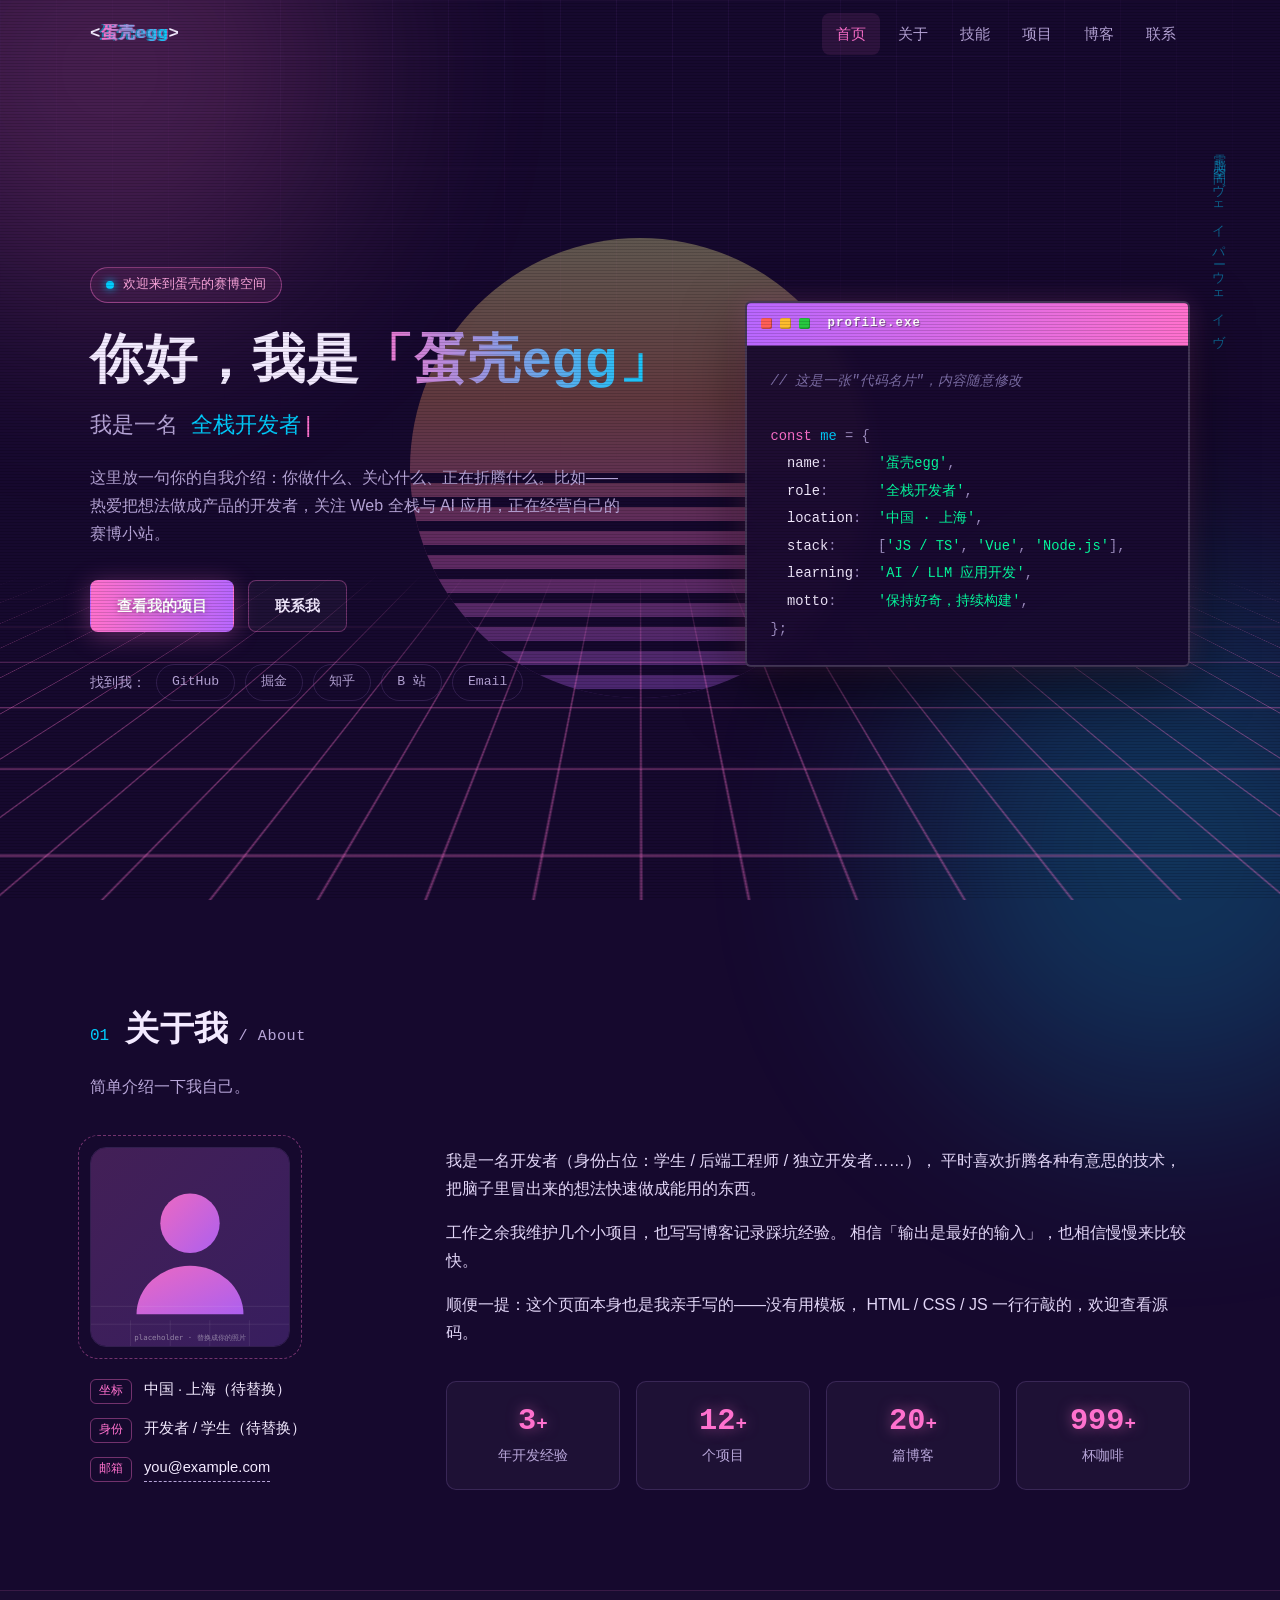
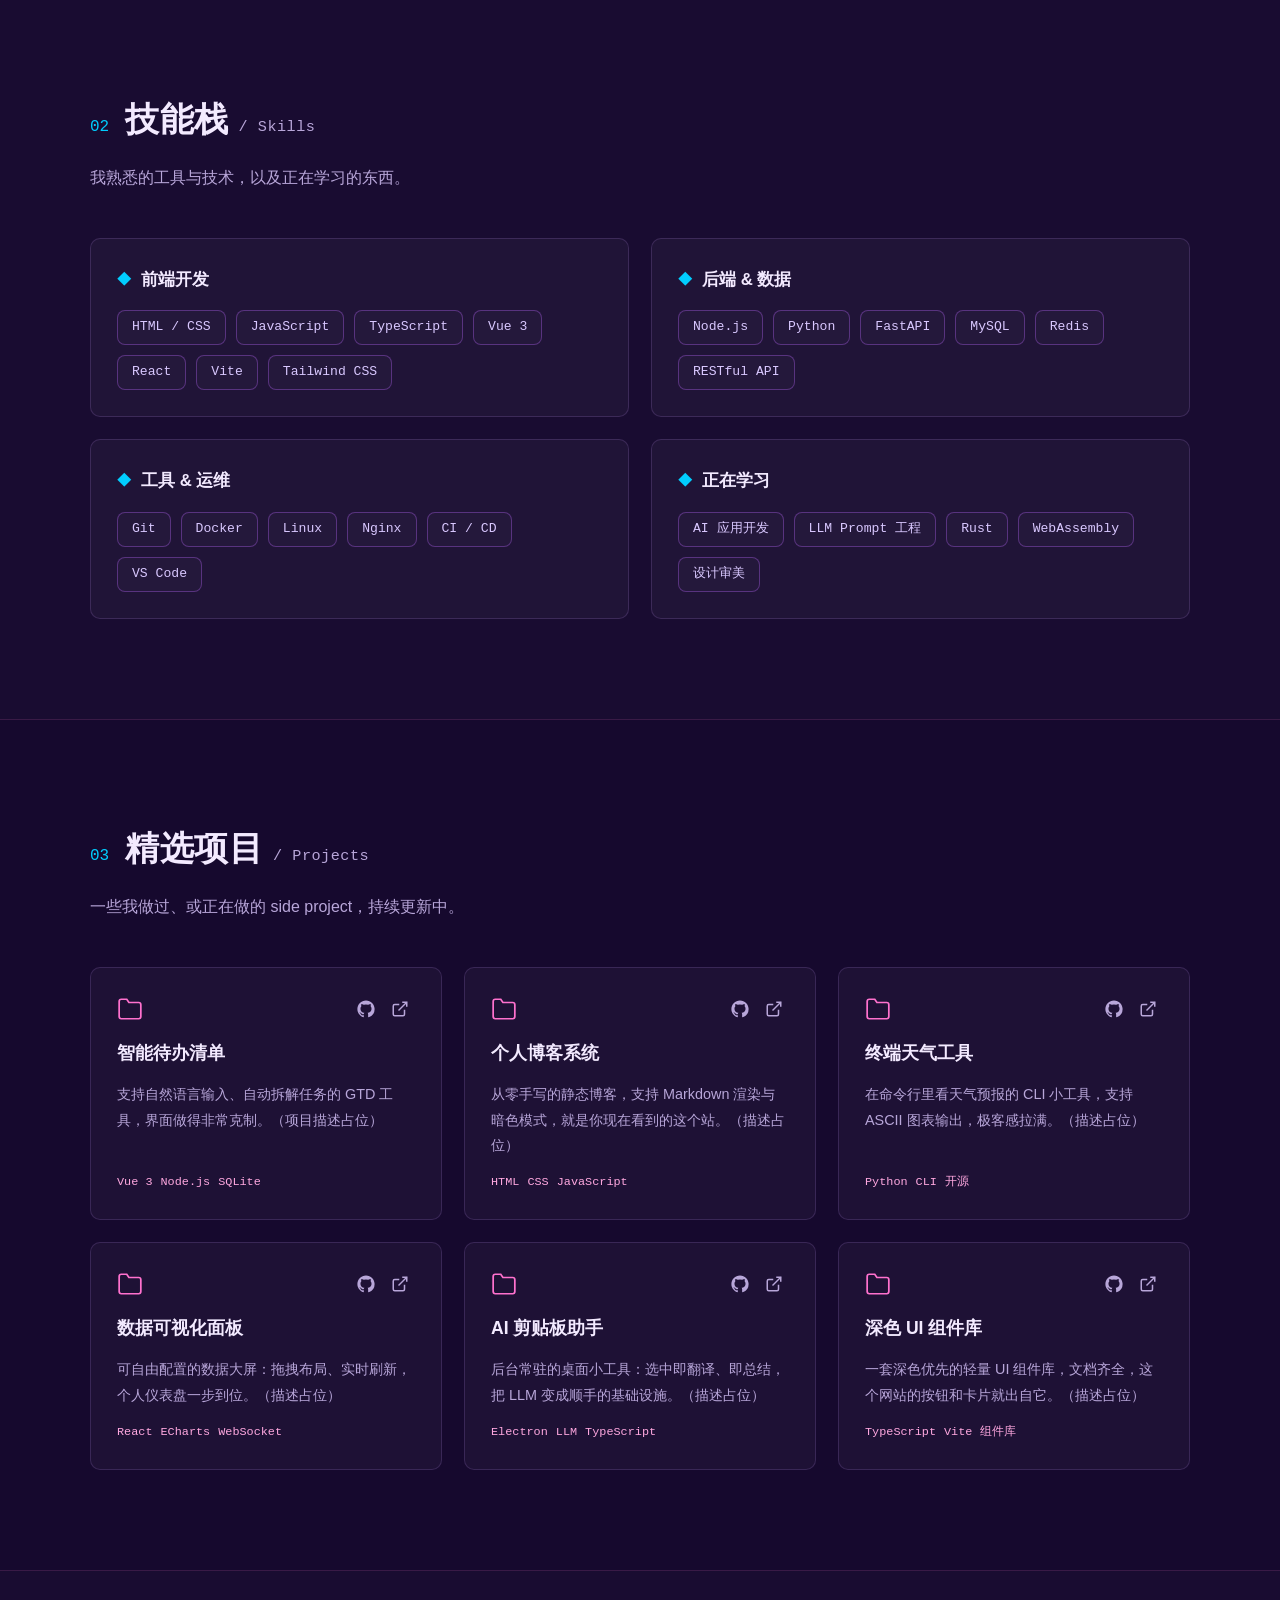
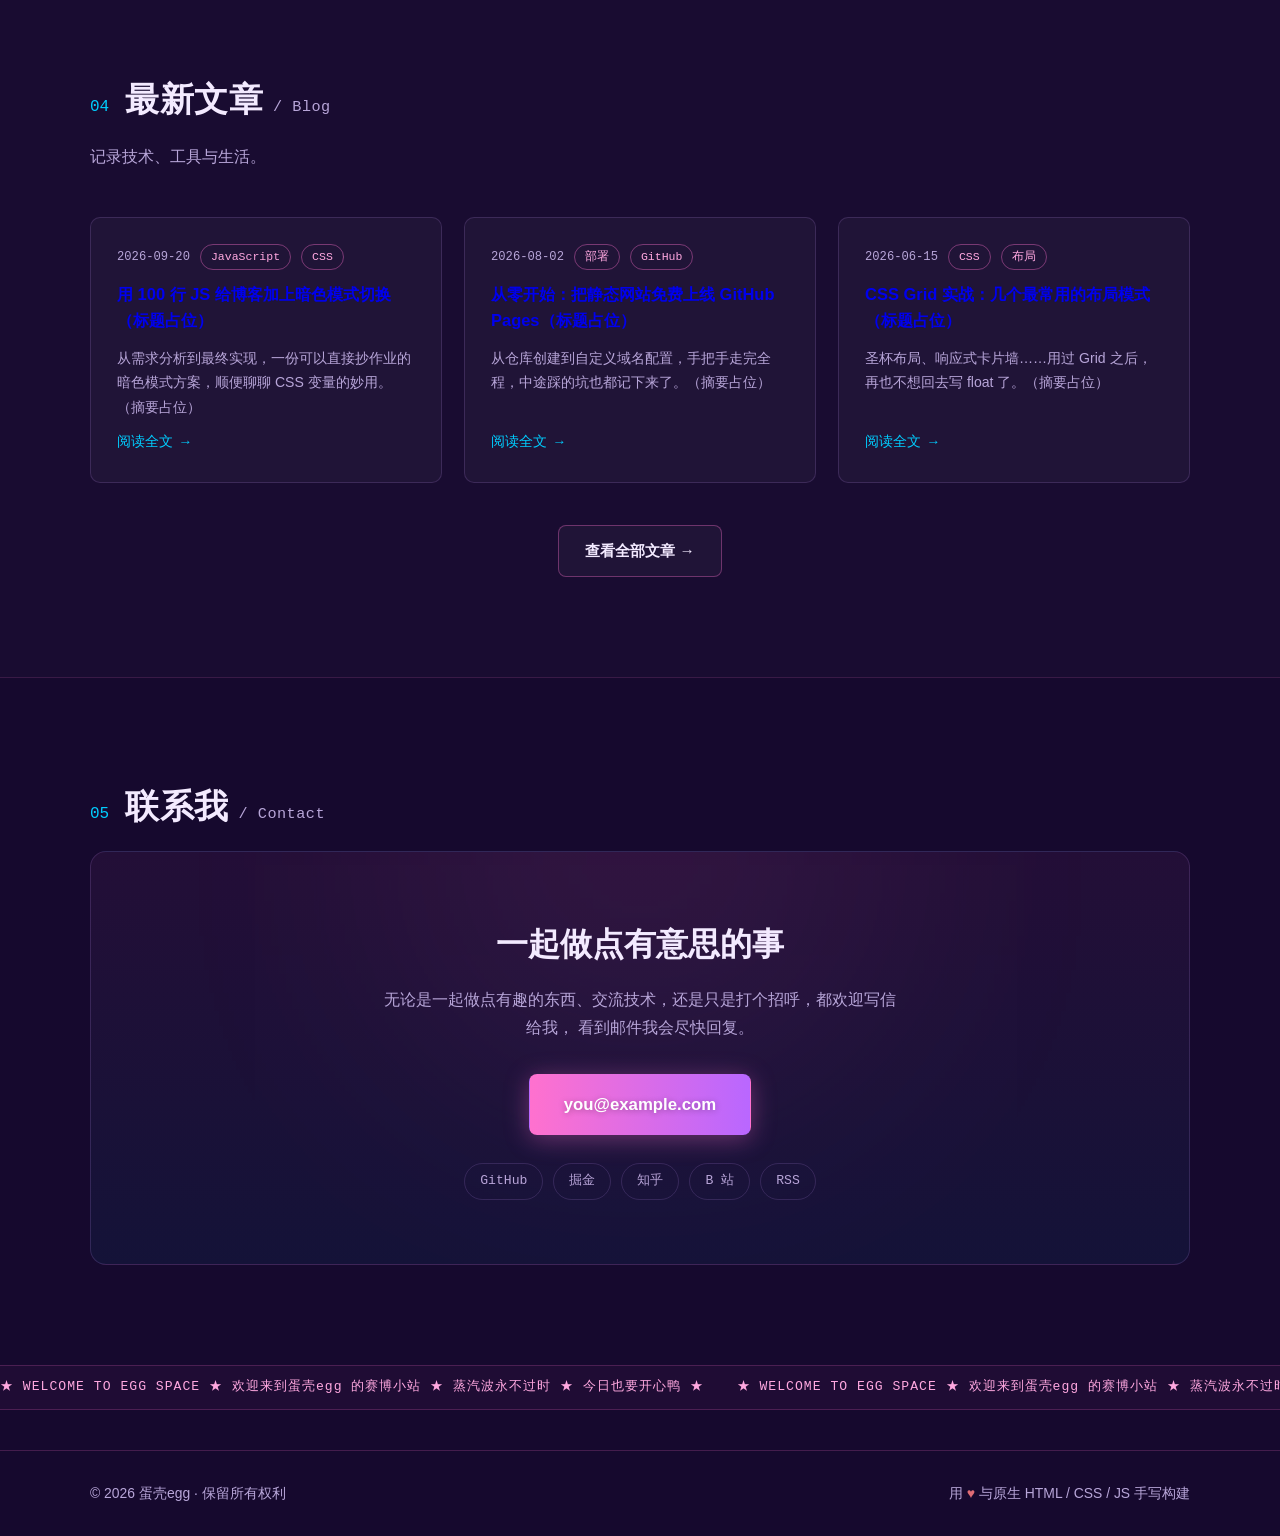
<file: index.html>
<!DOCTYPE html>
<html lang="zh-CN">
<head>
  <meta charset="UTF-8">
  <meta name="viewport" content="width=device-width, initial-scale=1.0">
  <!-- ★ 修改：浏览器标签页标题 -->
  <title>蛋壳egg · 个人主页</title>
  <meta name="description" content="蛋壳egg 的个人主页：关于我、技能、项目与博客。">
  <meta property="og:title" content="蛋壳egg · 个人主页">
  <meta property="og:description" content="关于我、技能、项目与博客。">
  <link rel="icon" href="assets/favicon.svg" type="image/svg+xml">
  <link rel="stylesheet" href="css/style.css?v=3">
</head>
<body>

  <!-- 背景光斑装饰 -->
  <div class="glow-orb orb-1"></div>
  <div class="glow-orb orb-2"></div>

  <!-- ===================== 顶部导航 ===================== -->
  <header class="site-nav" id="siteNav">
    <nav class="container nav-inner">
      <!-- ★ 修改：导航栏左侧的名字 -->
      <a href="#home" class="logo">&lt;<span>蛋壳egg</span>&gt;</a>
      <ul class="nav-menu" id="navMenu">
        <li><a href="#home" class="nav-link active">首页</a></li>
        <li><a href="#about" class="nav-link">关于</a></li>
        <li><a href="#skills" class="nav-link">技能</a></li>
        <li><a href="#projects" class="nav-link">项目</a></li>
        <li><a href="#blog" class="nav-link">博客</a></li>
        <li><a href="#contact" class="nav-link">联系</a></li>
      </ul>
      <button class="nav-toggle" id="navToggle" aria-label="切换菜单" aria-expanded="false">
        <span></span><span></span><span></span>
      </button>
    </nav>
  </header>

  <main>

    <!-- ===================== 首屏 Hero ===================== -->
    <section id="home" class="hero">
      <div class="hero-sun" aria-hidden="true"></div>
      <div class="hero-grid" aria-hidden="true"></div>
      <span class="hero-kana" aria-hidden="true">電脳空間・ヴェイパーウェイヴ</span>
      <div class="container hero-inner">

        <div class="hero-text reveal">
          <!-- ★ 修改：首屏徽章文字 -->
          <span class="hero-badge"><span class="dot"></span>欢迎来到蛋壳的赛博空间</span>

          <h1>你好，我是<span class="gradient-text">「蛋壳egg」</span></h1>

          <!-- 打字机文字在 js/main.js 顶部的 TYPING_TEXTS 里改 -->
          <p class="hero-typing">我是一名 <span id="typing"></span><span class="cursor">|</span></p>

          <!-- ★ 修改：一句话自我介绍 -->
          <p class="hero-desc">
            这里放一句你的自我介绍：你做什么、关心什么、正在折腾什么。比如——
            热爱把想法做成产品的开发者，关注 Web 全栈与 AI 应用，正在经营自己的赛博小站。
          </p>

          <div class="hero-actions">
            <a href="#projects" class="btn btn-primary">查看我的项目</a>
            <a href="#contact" class="btn btn-ghost">联系我</a>
          </div>

          <!-- ★ 修改：把 href="#" 换成你的主页链接 -->
          <div class="hero-social">
            <span class="social-label">找到我：</span>
            <a href="#" class="social-pill">GitHub</a>
            <a href="#" class="social-pill">掘金</a>
            <a href="#" class="social-pill">知乎</a>
            <a href="#" class="social-pill">B 站</a>
            <a href="mailto:you@example.com" class="social-pill">Email</a>
          </div>
        </div>

        <!-- 右侧「代码名片」：内容随意改，是一段伪代码 -->
        <div class="hero-card reveal">
          <div class="code-window">
            <div class="code-titlebar">
              <span class="tb-dot dot-r"></span><span class="tb-dot dot-y"></span><span class="tb-dot dot-g"></span>
              <span class="code-filename">profile.exe</span>
            </div>
<pre class="code-body"><code><span class="tok-cm">// 这是一张"代码名片"，内容随意修改</span>

<span class="tok-kw">const</span> <span class="tok-var">me</span> <span class="tok-pun">=</span> <span class="tok-pun">{</span>
  name<span class="tok-pun">:</span>      <span class="tok-str">'蛋壳egg'</span><span class="tok-pun">,</span>
  role<span class="tok-pun">:</span>      <span class="tok-str">'全栈开发者'</span><span class="tok-pun">,</span>
  location<span class="tok-pun">:</span>  <span class="tok-str">'中国 · 上海'</span><span class="tok-pun">,</span>
  stack<span class="tok-pun">:</span>     <span class="tok-pun">[</span><span class="tok-str">'JS / TS'</span><span class="tok-pun">,</span> <span class="tok-str">'Vue'</span><span class="tok-pun">,</span> <span class="tok-str">'Node.js'</span><span class="tok-pun">],</span>
  learning<span class="tok-pun">:</span>  <span class="tok-str">'AI / LLM 应用开发'</span><span class="tok-pun">,</span>
  motto<span class="tok-pun">:</span>     <span class="tok-str">'保持好奇，持续构建'</span><span class="tok-pun">,</span>
<span class="tok-pun">};</span></code></pre>
          </div>
        </div>

      </div>
    </section>

    <!-- ===================== 关于我 ===================== -->
    <section id="about" class="section">
      <div class="container">
        <div class="section-head reveal">
          <span class="section-index">01</span>
          <h2>关于我 <span class="section-en">/ About</span></h2>
        </div>
        <p class="section-desc reveal">简单介绍一下我自己。</p>

        <div class="about-grid">
          <div class="about-side reveal">
            <!-- ★ 修改：头像。把自己的照片放 assets 目录，改这里的 src 即可 -->
            <div class="avatar-wrap">
              <img class="avatar" src="assets/avatar.svg" alt="头像（占位）">
            </div>
            <ul class="about-info">
              <li><span class="info-label">坐标</span>中国 · 上海（待替换）</li>
              <li><span class="info-label">身份</span>开发者 / 学生（待替换）</li>
              <li><span class="info-label">邮箱</span><a href="mailto:you@example.com">you@example.com</a></li>
            </ul>
          </div>

          <div class="about-main reveal">
            <!-- ★ 修改：自我介绍段落，想写几段都行 -->
            <p>
              我是一名开发者（身份占位：学生 / 后端工程师 / 独立开发者……），
              平时喜欢折腾各种有意思的技术，把脑子里冒出来的想法快速做成能用的东西。
            </p>
            <p>
              工作之余我维护几个小项目，也写写博客记录踩坑经验。
              相信「输出是最好的输入」，也相信慢慢来比较快。
            </p>
            <p>
              顺便一提：这个页面本身也是我亲手写的——没有用模板，
              HTML / CSS / JS 一行行敲的，欢迎查看源码。
            </p>

            <!-- ★ 修改：数字在 data-count 里改，文案在下方改 -->
            <div class="stats">
              <div class="stat">
                <div class="stat-num-row"><span class="stat-num" data-count="3">0</span><span class="stat-plus">+</span></div>
                <span class="stat-label">年开发经验</span>
              </div>
              <div class="stat">
                <div class="stat-num-row"><span class="stat-num" data-count="12">0</span><span class="stat-plus">+</span></div>
                <span class="stat-label">个项目</span>
              </div>
              <div class="stat">
                <div class="stat-num-row"><span class="stat-num" data-count="20">0</span><span class="stat-plus">+</span></div>
                <span class="stat-label">篇博客</span>
              </div>
              <div class="stat">
                <div class="stat-num-row"><span class="stat-num" data-count="999">0</span><span class="stat-plus">+</span></div>
                <span class="stat-label">杯咖啡</span>
              </div>
            </div>
          </div>
        </div>
      </div>
    </section>

    <!-- ===================== 技能 ===================== -->
    <section id="skills" class="section section-alt">
      <div class="container">
        <div class="section-head reveal">
          <span class="section-index">02</span>
          <h2>技能栈 <span class="section-en">/ Skills</span></h2>
        </div>
        <p class="section-desc reveal">我熟悉的工具与技术，以及正在学习的东西。</p>

        <div class="skills-grid">
          <!-- ★ 修改：四个分组，删改标签随意 -->
          <div class="skill-group reveal">
            <h3><span class="skill-icon">◆</span>前端开发</h3>
            <div class="skill-chips">
              <span class="chip">HTML / CSS</span>
              <span class="chip">JavaScript</span>
              <span class="chip">TypeScript</span>
              <span class="chip">Vue 3</span>
              <span class="chip">React</span>
              <span class="chip">Vite</span>
              <span class="chip">Tailwind CSS</span>
            </div>
          </div>

          <div class="skill-group reveal">
            <h3><span class="skill-icon">◆</span>后端 & 数据</h3>
            <div class="skill-chips">
              <span class="chip">Node.js</span>
              <span class="chip">Python</span>
              <span class="chip">FastAPI</span>
              <span class="chip">MySQL</span>
              <span class="chip">Redis</span>
              <span class="chip">RESTful API</span>
            </div>
          </div>

          <div class="skill-group reveal">
            <h3><span class="skill-icon">◆</span>工具 & 运维</h3>
            <div class="skill-chips">
              <span class="chip">Git</span>
              <span class="chip">Docker</span>
              <span class="chip">Linux</span>
              <span class="chip">Nginx</span>
              <span class="chip">CI / CD</span>
              <span class="chip">VS Code</span>
            </div>
          </div>

          <div class="skill-group reveal">
            <h3><span class="skill-icon">◆</span>正在学习</h3>
            <div class="skill-chips">
              <span class="chip">AI 应用开发</span>
              <span class="chip">LLM Prompt 工程</span>
              <span class="chip">Rust</span>
              <span class="chip">WebAssembly</span>
              <span class="chip">设计审美</span>
            </div>
          </div>
        </div>
      </div>
    </section>

    <!-- ===================== 项目 ===================== -->
    <section id="projects" class="section">
      <div class="container">
        <div class="section-head reveal">
          <span class="section-index">03</span>
          <h2>精选项目 <span class="section-en">/ Projects</span></h2>
        </div>
        <p class="section-desc reveal">一些我做过、或正在做的 side project，持续更新中。</p>

        <div class="projects-grid">
          <!-- ★ 项目卡片模板：复制整个 <article> 块即可新增项目 -->
          <article class="project-card reveal">
            <div class="project-top">
              <span class="project-folder">
                <svg width="26" height="26" viewBox="0 0 24 24" fill="none" stroke="currentColor" stroke-width="1.6"><path d="M22 19a2 2 0 0 1-2 2H4a2 2 0 0 1-2-2V5a2 2 0 0 1 2-2h5l2 3h9a2 2 0 0 1 2 2z"/></svg>
              </span>
              <div class="project-links">
                <!-- ★ 修改：GitHub 仓库链接 -->
                <a href="#" title="源码" aria-label="源码">
                  <svg width="18" height="18" viewBox="0 0 24 24" fill="currentColor"><path d="M12 .5C5.65.5.5 5.65.5 12c0 5.08 3.29 9.39 7.86 10.91.58.11.79-.25.79-.55 0-.27-.01-1.17-.02-2.12-3.2.7-3.88-1.36-3.88-1.36-.52-1.33-1.28-1.68-1.28-1.68-1.04-.71.08-.7.08-.7 1.15.08 1.76 1.19 1.76 1.19 1.03 1.75 2.69 1.25 3.34.95.1-.74.4-1.25.72-1.54-2.55-.29-5.24-1.28-5.24-5.68 0-1.26.45-2.28 1.19-3.09-.12-.29-.52-1.46.11-3.05 0 0 .97-.31 3.17 1.18a11.1 11.1 0 0 1 5.78 0c2.2-1.49 3.17-1.18 3.17-1.18.63 1.59.23 2.76.11 3.05.74.81 1.19 1.83 1.19 3.09 0 4.42-2.7 5.39-5.27 5.67.41.36.78 1.06.78 2.14 0 1.55-.01 2.79-.01 3.17 0 .31.21.67.8.55A11.51 11.51 0 0 0 23.5 12C23.5 5.65 18.35.5 12 .5z"/></svg>
                </a>
                <!-- ★ 修改：在线预览链接 -->
                <a href="#" title="在线预览" aria-label="在线预览">
                  <svg width="18" height="18" viewBox="0 0 24 24" fill="none" stroke="currentColor" stroke-width="2"><path d="M18 13v6a2 2 0 0 1-2 2H5a2 2 0 0 1-2-2V8a2 2 0 0 1 2-2h6"/><polyline points="15 3 21 3 21 9"/><line x1="10" y1="14" x2="21" y2="3"/></svg>
                </a>
              </div>
            </div>
            <h3><a href="#">智能待办清单</a></h3>
            <p>支持自然语言输入、自动拆解任务的 GTD 工具，界面做得非常克制。（项目描述占位）</p>
            <div class="project-tags"><span>Vue 3</span><span>Node.js</span><span>SQLite</span></div>
          </article>

          <article class="project-card reveal">
            <div class="project-top">
              <span class="project-folder">
                <svg width="26" height="26" viewBox="0 0 24 24" fill="none" stroke="currentColor" stroke-width="1.6"><path d="M22 19a2 2 0 0 1-2 2H4a2 2 0 0 1-2-2V5a2 2 0 0 1 2-2h5l2 3h9a2 2 0 0 1 2 2z"/></svg>
              </span>
              <div class="project-links">
                <a href="#" title="源码" aria-label="源码">
                  <svg width="18" height="18" viewBox="0 0 24 24" fill="currentColor"><path d="M12 .5C5.65.5.5 5.65.5 12c0 5.08 3.29 9.39 7.86 10.91.58.11.79-.25.79-.55 0-.27-.01-1.17-.02-2.12-3.2.7-3.88-1.36-3.88-1.36-.52-1.33-1.28-1.68-1.28-1.68-1.04-.71.08-.7.08-.7 1.15.08 1.76 1.19 1.76 1.19 1.03 1.75 2.69 1.25 3.34.95.1-.74.4-1.25.72-1.54-2.55-.29-5.24-1.28-5.24-5.68 0-1.26.45-2.28 1.19-3.09-.12-.29-.52-1.46.11-3.05 0 0 .97-.31 3.17 1.18a11.1 11.1 0 0 1 5.78 0c2.2-1.49 3.17-1.18 3.17-1.18.63 1.59.23 2.76.11 3.05.74.81 1.19 1.83 1.19 3.09 0 4.42-2.7 5.39-5.27 5.67.41.36.78 1.06.78 2.14 0 1.55-.01 2.79-.01 3.17 0 .31.21.67.8.55A11.51 11.51 0 0 0 23.5 12C23.5 5.65 18.35.5 12 .5z"/></svg>
                </a>
                <a href="#" title="在线预览" aria-label="在线预览">
                  <svg width="18" height="18" viewBox="0 0 24 24" fill="none" stroke="currentColor" stroke-width="2"><path d="M18 13v6a2 2 0 0 1-2 2H5a2 2 0 0 1-2-2V8a2 2 0 0 1 2-2h6"/><polyline points="15 3 21 3 21 9"/><line x1="10" y1="14" x2="21" y2="3"/></svg>
                </a>
              </div>
            </div>
            <h3><a href="#">个人博客系统</a></h3>
            <p>从零手写的静态博客，支持 Markdown 渲染与暗色模式，就是你现在看到的这个站。（描述占位）</p>
            <div class="project-tags"><span>HTML</span><span>CSS</span><span>JavaScript</span></div>
          </article>

          <article class="project-card reveal">
            <div class="project-top">
              <span class="project-folder">
                <svg width="26" height="26" viewBox="0 0 24 24" fill="none" stroke="currentColor" stroke-width="1.6"><path d="M22 19a2 2 0 0 1-2 2H4a2 2 0 0 1-2-2V5a2 2 0 0 1 2-2h5l2 3h9a2 2 0 0 1 2 2z"/></svg>
              </span>
              <div class="project-links">
                <a href="#" title="源码" aria-label="源码">
                  <svg width="18" height="18" viewBox="0 0 24 24" fill="currentColor"><path d="M12 .5C5.65.5.5 5.65.5 12c0 5.08 3.29 9.39 7.86 10.91.58.11.79-.25.79-.55 0-.27-.01-1.17-.02-2.12-3.2.7-3.88-1.36-3.88-1.36-.52-1.33-1.28-1.68-1.28-1.68-1.04-.71.08-.7.08-.7 1.15.08 1.76 1.19 1.76 1.19 1.03 1.75 2.69 1.25 3.34.95.1-.74.4-1.25.72-1.54-2.55-.29-5.24-1.28-5.24-5.68 0-1.26.45-2.28 1.19-3.09-.12-.29-.52-1.46.11-3.05 0 0 .97-.31 3.17 1.18a11.1 11.1 0 0 1 5.78 0c2.2-1.49 3.17-1.18 3.17-1.18.63 1.59.23 2.76.11 3.05.74.81 1.19 1.83 1.19 3.09 0 4.42-2.7 5.39-5.27 5.67.41.36.78 1.06.78 2.14 0 1.55-.01 2.79-.01 3.17 0 .31.21.67.8.55A11.51 11.51 0 0 0 23.5 12C23.5 5.65 18.35.5 12 .5z"/></svg>
                </a>
                <a href="#" title="在线预览" aria-label="在线预览">
                  <svg width="18" height="18" viewBox="0 0 24 24" fill="none" stroke="currentColor" stroke-width="2"><path d="M18 13v6a2 2 0 0 1-2 2H5a2 2 0 0 1-2-2V8a2 2 0 0 1 2-2h6"/><polyline points="15 3 21 3 21 9"/><line x1="10" y1="14" x2="21" y2="3"/></svg>
                </a>
              </div>
            </div>
            <h3><a href="#">终端天气工具</a></h3>
            <p>在命令行里看天气预报的 CLI 小工具，支持 ASCII 图表输出，极客感拉满。（描述占位）</p>
            <div class="project-tags"><span>Python</span><span>CLI</span><span>开源</span></div>
          </article>

          <article class="project-card reveal">
            <div class="project-top">
              <span class="project-folder">
                <svg width="26" height="26" viewBox="0 0 24 24" fill="none" stroke="currentColor" stroke-width="1.6"><path d="M22 19a2 2 0 0 1-2 2H4a2 2 0 0 1-2-2V5a2 2 0 0 1 2-2h5l2 3h9a2 2 0 0 1 2 2z"/></svg>
              </span>
              <div class="project-links">
                <a href="#" title="源码" aria-label="源码">
                  <svg width="18" height="18" viewBox="0 0 24 24" fill="currentColor"><path d="M12 .5C5.65.5.5 5.65.5 12c0 5.08 3.29 9.39 7.86 10.91.58.11.79-.25.79-.55 0-.27-.01-1.17-.02-2.12-3.2.7-3.88-1.36-3.88-1.36-.52-1.33-1.28-1.68-1.28-1.68-1.04-.71.08-.7.08-.7 1.15.08 1.76 1.19 1.76 1.19 1.03 1.75 2.69 1.25 3.34.95.1-.74.4-1.25.72-1.54-2.55-.29-5.24-1.28-5.24-5.68 0-1.26.45-2.28 1.19-3.09-.12-.29-.52-1.46.11-3.05 0 0 .97-.31 3.17 1.18a11.1 11.1 0 0 1 5.78 0c2.2-1.49 3.17-1.18 3.17-1.18.63 1.59.23 2.76.11 3.05.74.81 1.19 1.83 1.19 3.09 0 4.42-2.7 5.39-5.27 5.67.41.36.78 1.06.78 2.14 0 1.55-.01 2.79-.01 3.17 0 .31.21.67.8.55A11.51 11.51 0 0 0 23.5 12C23.5 5.65 18.35.5 12 .5z"/></svg>
                </a>
                <a href="#" title="在线预览" aria-label="在线预览">
                  <svg width="18" height="18" viewBox="0 0 24 24" fill="none" stroke="currentColor" stroke-width="2"><path d="M18 13v6a2 2 0 0 1-2 2H5a2 2 0 0 1-2-2V8a2 2 0 0 1 2-2h6"/><polyline points="15 3 21 3 21 9"/><line x1="10" y1="14" x2="21" y2="3"/></svg>
                </a>
              </div>
            </div>
            <h3><a href="#">数据可视化面板</a></h3>
            <p>可自由配置的数据大屏：拖拽布局、实时刷新，个人仪表盘一步到位。（描述占位）</p>
            <div class="project-tags"><span>React</span><span>ECharts</span><span>WebSocket</span></div>
          </article>

          <article class="project-card reveal">
            <div class="project-top">
              <span class="project-folder">
                <svg width="26" height="26" viewBox="0 0 24 24" fill="none" stroke="currentColor" stroke-width="1.6"><path d="M22 19a2 2 0 0 1-2 2H4a2 2 0 0 1-2-2V5a2 2 0 0 1 2-2h5l2 3h9a2 2 0 0 1 2 2z"/></svg>
              </span>
              <div class="project-links">
                <a href="#" title="源码" aria-label="源码">
                  <svg width="18" height="18" viewBox="0 0 24 24" fill="currentColor"><path d="M12 .5C5.65.5.5 5.65.5 12c0 5.08 3.29 9.39 7.86 10.91.58.11.79-.25.79-.55 0-.27-.01-1.17-.02-2.12-3.2.7-3.88-1.36-3.88-1.36-.52-1.33-1.28-1.68-1.28-1.68-1.04-.71.08-.7.08-.7 1.15.08 1.76 1.19 1.76 1.19 1.03 1.75 2.69 1.25 3.34.95.1-.74.4-1.25.72-1.54-2.55-.29-5.24-1.28-5.24-5.68 0-1.26.45-2.28 1.19-3.09-.12-.29-.52-1.46.11-3.05 0 0 .97-.31 3.17 1.18a11.1 11.1 0 0 1 5.78 0c2.2-1.49 3.17-1.18 3.17-1.18.63 1.59.23 2.76.11 3.05.74.81 1.19 1.83 1.19 3.09 0 4.42-2.7 5.39-5.27 5.67.41.36.78 1.06.78 2.14 0 1.55-.01 2.79-.01 3.17 0 .31.21.67.8.55A11.51 11.51 0 0 0 23.5 12C23.5 5.65 18.35.5 12 .5z"/></svg>
                </a>
                <a href="#" title="在线预览" aria-label="在线预览">
                  <svg width="18" height="18" viewBox="0 0 24 24" fill="none" stroke="currentColor" stroke-width="2"><path d="M18 13v6a2 2 0 0 1-2 2H5a2 2 0 0 1-2-2V8a2 2 0 0 1 2-2h6"/><polyline points="15 3 21 3 21 9"/><line x1="10" y1="14" x2="21" y2="3"/></svg>
                </a>
              </div>
            </div>
            <h3><a href="#">AI 剪贴板助手</a></h3>
            <p>后台常驻的桌面小工具：选中即翻译、即总结，把 LLM 变成顺手的基础设施。（描述占位）</p>
            <div class="project-tags"><span>Electron</span><span>LLM</span><span>TypeScript</span></div>
          </article>

          <article class="project-card reveal">
            <div class="project-top">
              <span class="project-folder">
                <svg width="26" height="26" viewBox="0 0 24 24" fill="none" stroke="currentColor" stroke-width="1.6"><path d="M22 19a2 2 0 0 1-2 2H4a2 2 0 0 1-2-2V5a2 2 0 0 1 2-2h5l2 3h9a2 2 0 0 1 2 2z"/></svg>
              </span>
              <div class="project-links">
                <a href="#" title="源码" aria-label="源码">
                  <svg width="18" height="18" viewBox="0 0 24 24" fill="currentColor"><path d="M12 .5C5.65.5.5 5.65.5 12c0 5.08 3.29 9.39 7.86 10.91.58.11.79-.25.79-.55 0-.27-.01-1.17-.02-2.12-3.2.7-3.88-1.36-3.88-1.36-.52-1.33-1.28-1.68-1.28-1.68-1.04-.71.08-.7.08-.7 1.15.08 1.76 1.19 1.76 1.19 1.03 1.75 2.69 1.25 3.34.95.1-.74.4-1.25.72-1.54-2.55-.29-5.24-1.28-5.24-5.68 0-1.26.45-2.28 1.19-3.09-.12-.29-.52-1.46.11-3.05 0 0 .97-.31 3.17 1.18a11.1 11.1 0 0 1 5.78 0c2.2-1.49 3.17-1.18 3.17-1.18.63 1.59.23 2.76.11 3.05.74.81 1.19 1.83 1.19 3.09 0 4.42-2.7 5.39-5.27 5.67.41.36.78 1.06.78 2.14 0 1.55-.01 2.79-.01 3.17 0 .31.21.67.8.55A11.51 11.51 0 0 0 23.5 12C23.5 5.65 18.35.5 12 .5z"/></svg>
                </a>
                <a href="#" title="在线预览" aria-label="在线预览">
                  <svg width="18" height="18" viewBox="0 0 24 24" fill="none" stroke="currentColor" stroke-width="2"><path d="M18 13v6a2 2 0 0 1-2 2H5a2 2 0 0 1-2-2V8a2 2 0 0 1 2-2h6"/><polyline points="15 3 21 3 21 9"/><line x1="10" y1="14" x2="21" y2="3"/></svg>
                </a>
              </div>
            </div>
            <h3><a href="#">深色 UI 组件库</a></h3>
            <p>一套深色优先的轻量 UI 组件库，文档齐全，这个网站的按钮和卡片就出自它。（描述占位）</p>
            <div class="project-tags"><span>TypeScript</span><span>Vite</span><span>组件库</span></div>
          </article>
        </div>
      </div>
    </section>

    <!-- ===================== 博客预览 ===================== -->
    <section id="blog" class="section section-alt">
      <div class="container">
        <div class="section-head reveal">
          <span class="section-index">04</span>
          <h2>最新文章 <span class="section-en">/ Blog</span></h2>
        </div>
        <p class="section-desc reveal">记录技术、工具与生活。</p>

        <div class="blog-list">
          <!-- ★ 文章卡片模板：复制整个 <a> 块即可新增，href 指向新的文章页 -->
          <a class="blog-card reveal" href="blog-post.html">
            <div class="blog-meta"><time>2026-09-20</time><span class="tag">JavaScript</span><span class="tag">CSS</span></div>
            <h3>用 100 行 JS 给博客加上暗色模式切换（标题占位）</h3>
            <p>从需求分析到最终实现，一份可以直接抄作业的暗色模式方案，顺便聊聊 CSS 变量的妙用。（摘要占位）</p>
            <span class="blog-read">阅读全文 →</span>
          </a>

          <a class="blog-card reveal" href="blog-post.html">
            <div class="blog-meta"><time>2026-08-02</time><span class="tag">部署</span><span class="tag">GitHub</span></div>
            <h3>从零开始：把静态网站免费上线 GitHub Pages（标题占位）</h3>
            <p>从仓库创建到自定义域名配置，手把手走完全程，中途踩的坑也都记下来了。（摘要占位）</p>
            <span class="blog-read">阅读全文 →</span>
          </a>

          <a class="blog-card reveal" href="blog-post.html">
            <div class="blog-meta"><time>2026-06-15</time><span class="tag">CSS</span><span class="tag">布局</span></div>
            <h3>CSS Grid 实战：几个最常用的布局模式（标题占位）</h3>
            <p>圣杯布局、响应式卡片墙……用过 Grid 之后，再也不想回去写 float 了。（摘要占位）</p>
            <span class="blog-read">阅读全文 →</span>
          </a>
        </div>

        <div class="blog-more reveal">
          <a href="blog.html" class="btn btn-ghost">查看全部文章 →</a>
        </div>
      </div>
    </section>

    <!-- ===================== 联系我 ===================== -->
    <section id="contact" class="section">
      <div class="container">
        <div class="section-head reveal">
          <span class="section-index">05</span>
          <h2>联系我 <span class="section-en">/ Contact</span></h2>
        </div>

        <div class="contact-box reveal">
          <h3 class="contact-title">一起做点有意思的事</h3>
          <!-- ★ 修改：联系区块的说明文字 -->
          <p class="contact-desc">
            无论是一起做点有趣的东西、交流技术，还是只是打个招呼，都欢迎写信给我，
            看到邮件我会尽快回复。
          </p>
          <!-- ★ 修改：换成你的邮箱 -->
          <a href="mailto:you@example.com" class="btn btn-primary btn-lg">you@example.com</a>
          <div class="contact-social">
            <a href="#" class="social-pill">GitHub</a>
            <a href="#" class="social-pill">掘金</a>
            <a href="#" class="social-pill">知乎</a>
            <a href="#" class="social-pill">B 站</a>
            <a href="#" class="social-pill">RSS</a>
          </div>
        </div>
      </div>
    </section>

  </main>

  <!-- 复古跑马灯 -->
  <div class="marquee" aria-hidden="true">
    <div class="marquee-inner">
      <span>★ WELCOME TO EGG SPACE ★ 欢迎来到蛋壳egg 的赛博小站 ★ 蒸汽波永不过时 ★ 今日也要开心鸭 ★ </span>
      <span>★ WELCOME TO EGG SPACE ★ 欢迎来到蛋壳egg 的赛博小站 ★ 蒸汽波永不过时 ★ 今日也要开心鸭 ★ </span>
    </div>
  </div>

  <!-- ===================== 页脚 ===================== -->
  <footer class="site-footer">
    <div class="container footer-inner">
      <!-- ★ 修改：年份和名字 -->
      <p>© 2026 蛋壳egg · 保留所有权利</p>
      <p>用 <span style="color:#e06c75">♥</span> 与原生 HTML / CSS / JS 手写构建</p>
      <!-- 如果部署在国内服务器并绑定域名，需要加 ICP 备案号，取消下面注释并替换：
      <a href="https://beian.miit.gov.cn/" target="_blank" rel="noopener">沪ICP备XXXXXXXX号</a>
      -->
    </div>
  </footer>

  <script src="js/main.js?v=2"></script>
  <script src="js/editor.js?v=2"></script>
</body>
</html>
</file>
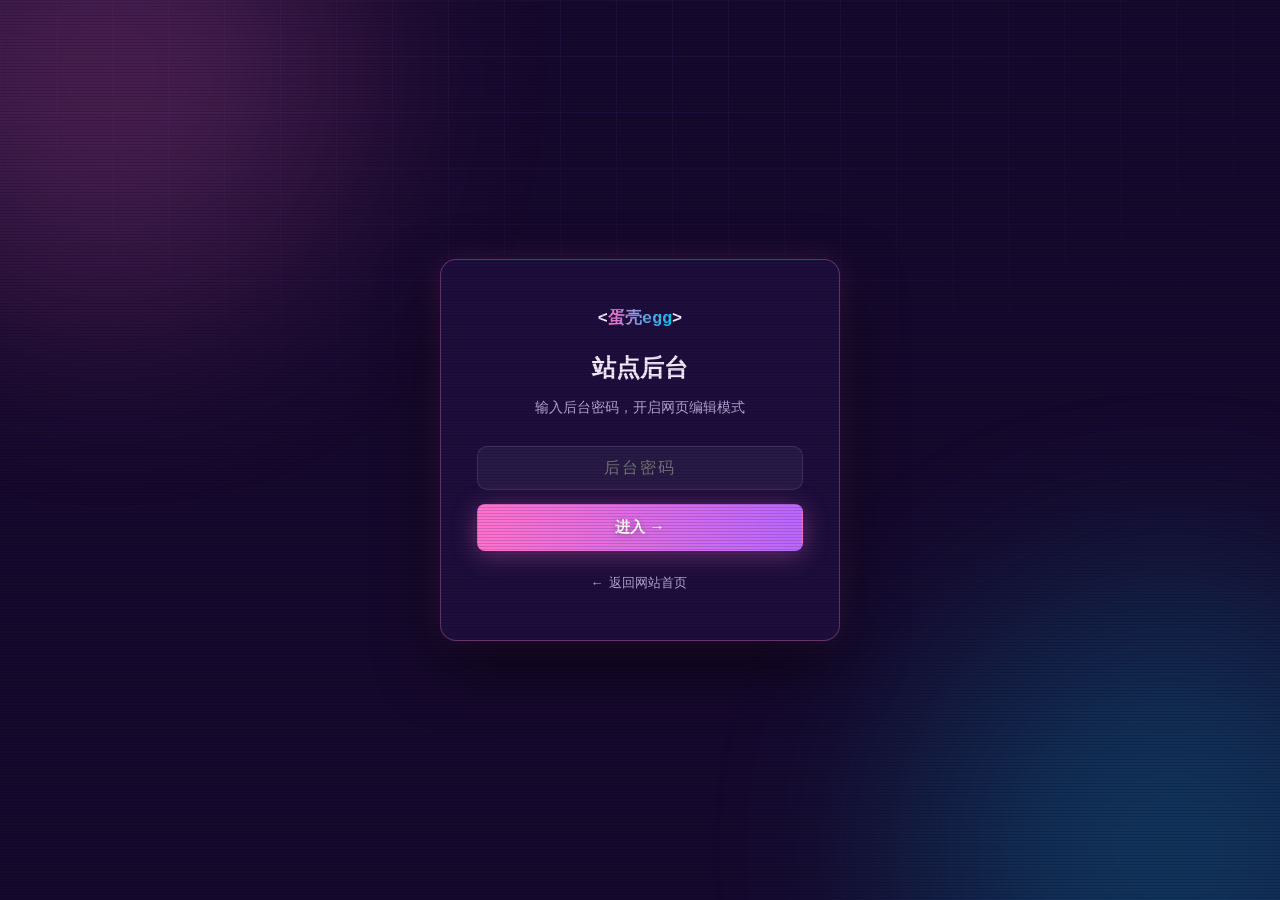
<file: admin.html>
<!DOCTYPE html>
<html lang="zh-CN">
<head>
  <meta charset="UTF-8">
  <meta name="viewport" content="width=device-width, initial-scale=1.0">
  <meta name="robots" content="noindex, nofollow">
  <title>站点后台 · 蛋壳egg</title>
  <link rel="icon" href="assets/favicon.svg" type="image/svg+xml">
  <link rel="stylesheet" href="css/style.css?v=3">
</head>
<body>

  <div class="glow-orb orb-1"></div>
  <div class="glow-orb orb-2"></div>

  <main class="admin-wrap">
    <div class="admin-card">
      <div class="admin-logo">&lt;<span>蛋壳egg</span>&gt;</div>
      <h1>站点后台</h1>
      <p class="admin-sub">输入后台密码，开启网页编辑模式</p>

      <form id="loginForm">
        <input type="password" id="pwd" placeholder="后台密码" autocomplete="current-password">
        <button type="submit" class="btn btn-primary">进入 →</button>
      </form>

      <p class="admin-error" id="err" hidden>✖ 密码不对，再试试</p>

      <a class="admin-back" href="index.html">← 返回网站首页</a>
    </div>
  </main>

  <script>
    /* ★★★ 后台密码在这里改：改引号里的内容，保存后重新上传即可生效 ★★★ */
    var ADMIN_PASSWORD = 'egg2026';

    document.getElementById('loginForm').addEventListener('submit', function (e) {
      e.preventDefault();
      var input = document.getElementById('pwd');
      if (input.value === ADMIN_PASSWORD) {
        try { localStorage.setItem('eggAdmin', '1'); } catch (err) {}
        /* 登录后回到刚才浏览的页面（同站来源时），否则回首页 */
        var back = (document.referrer && document.referrer.indexOf(location.origin) === 0)
          ? document.referrer
          : 'index.html';
        location.href = back;
      } else {
        var err = document.getElementById('err');
        err.hidden = false;
        input.select();
        var card = document.querySelector('.admin-card');
        card.classList.remove('shake');
        void card.offsetWidth;
        card.classList.add('shake');
      }
    });
  </script>
</body>
</html>
</file>
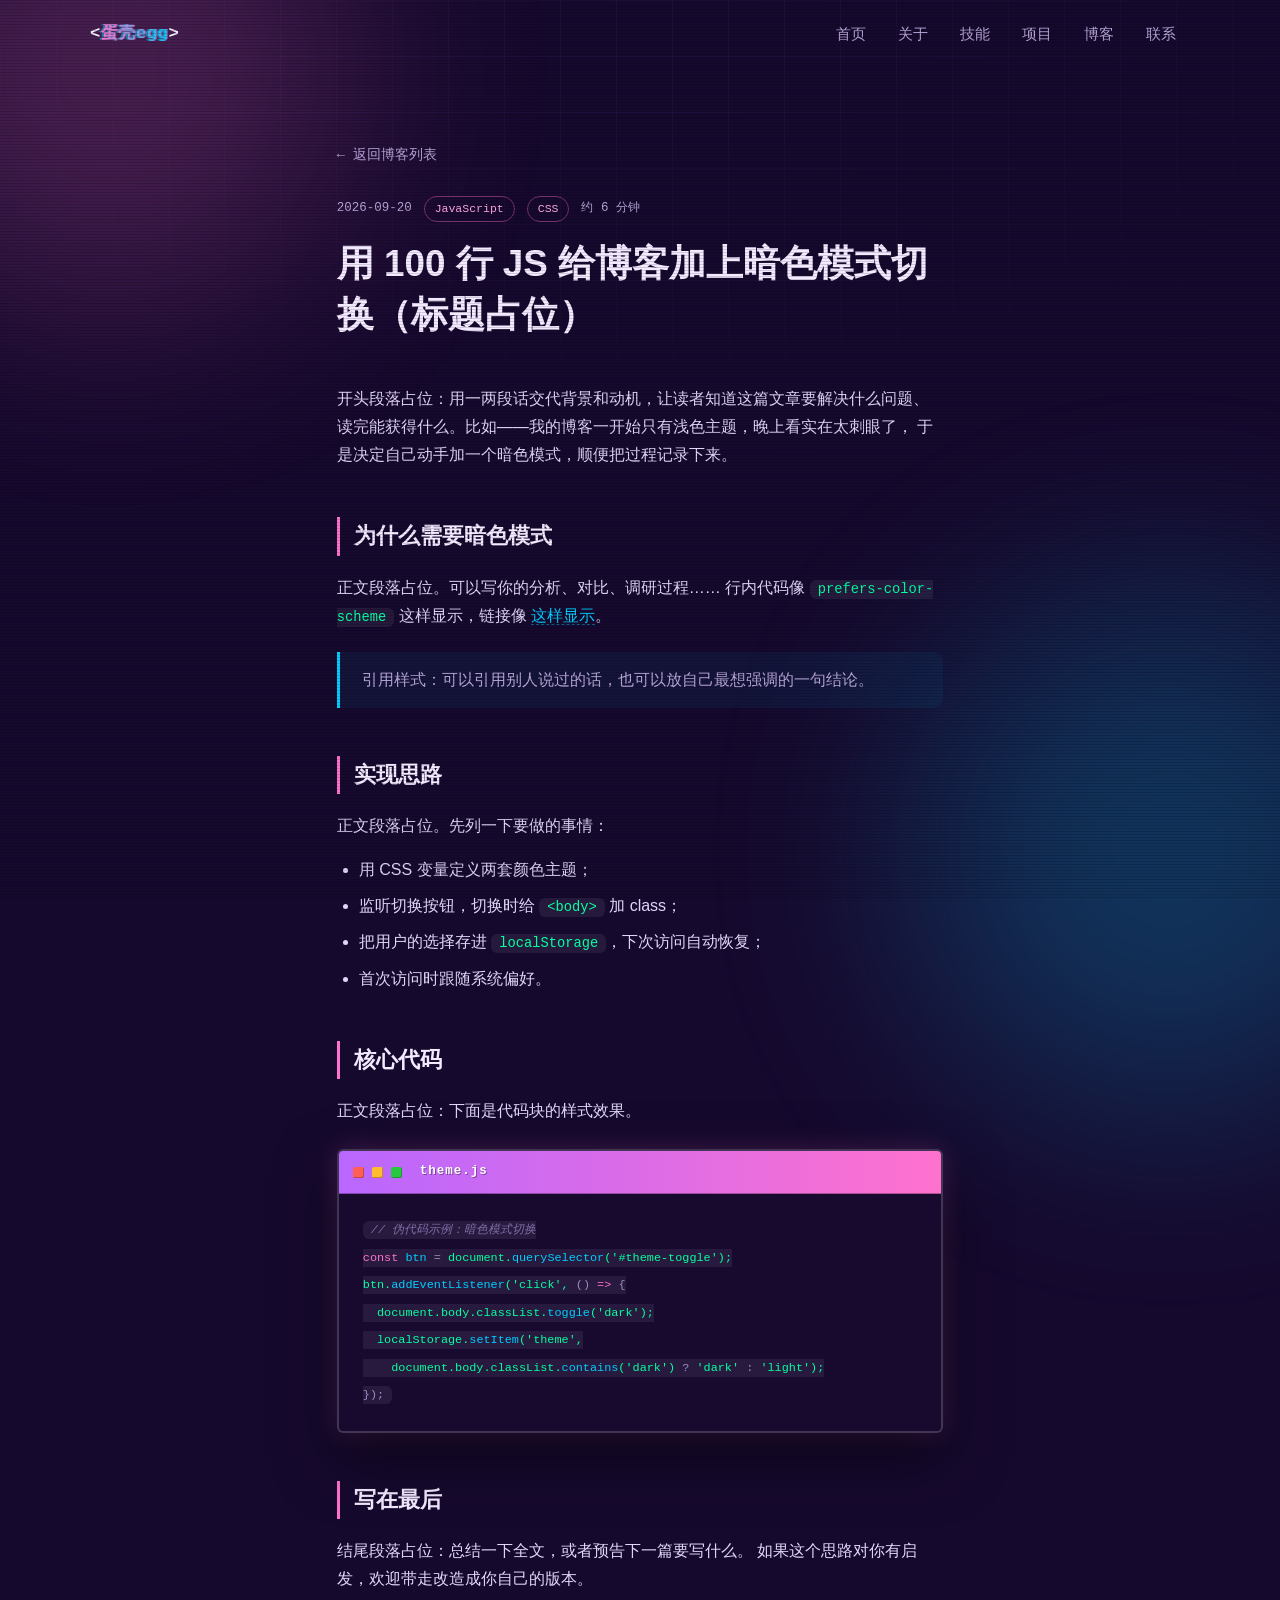
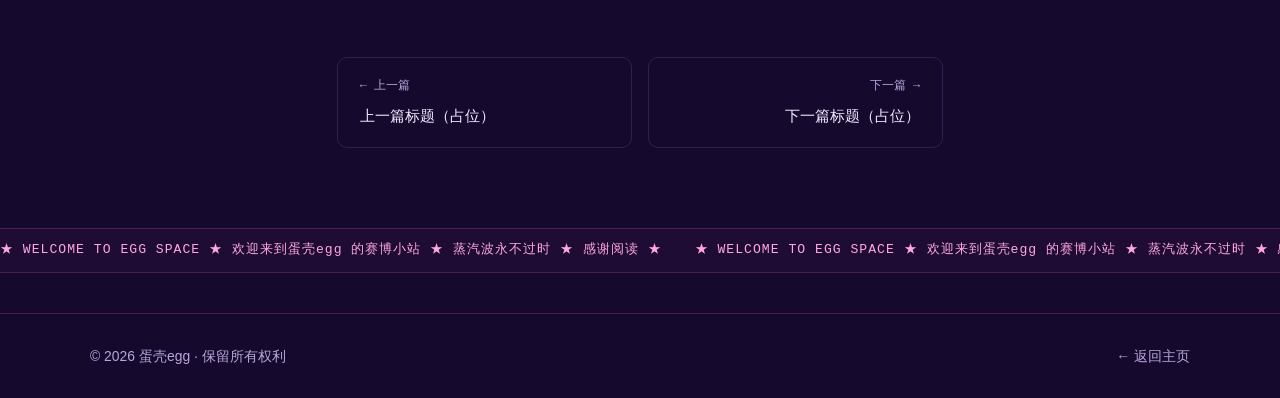
<file: blog-post.html>
<!DOCTYPE html>
<html lang="zh-CN">
<head>
  <meta charset="UTF-8">
  <meta name="viewport" content="width=device-width, initial-scale=1.0">
  <!-- ★ 修改：每篇文章自己的标题 -->
  <title>用 100 行 JS 给博客加上暗色模式切换 · 蛋壳egg</title>
  <meta name="description" content="文章摘要占位。">
  <link rel="icon" href="assets/favicon.svg" type="image/svg+xml">
  <link rel="stylesheet" href="css/style.css?v=3">
</head>
<body>

  <div class="glow-orb orb-1"></div>
  <div class="glow-orb orb-2"></div>

  <!-- ===================== 顶部导航 ===================== -->
  <header class="site-nav" id="siteNav">
    <nav class="container nav-inner">
      <a href="index.html" class="logo">&lt;<span>蛋壳egg</span>&gt;</a>
      <ul class="nav-menu" id="navMenu">
        <li><a href="index.html" class="nav-link">首页</a></li>
        <li><a href="index.html#about" class="nav-link">关于</a></li>
        <li><a href="index.html#skills" class="nav-link">技能</a></li>
        <li><a href="index.html#projects" class="nav-link">项目</a></li>
        <li><a href="blog.html" class="nav-link active">博客</a></li>
        <li><a href="index.html#contact" class="nav-link">联系</a></li>
      </ul>
      <button class="nav-toggle" id="navToggle" aria-label="切换菜单" aria-expanded="false">
        <span></span><span></span><span></span>
      </button>
    </nav>
  </header>

  <!-- ===================== 文章正文 =====================
       这是「文章模板页」：写新文章时复制本文件、改标题和正文即可
       ==================================================== -->
  <main class="article">
    <a class="article-back" href="blog.html">← 返回博客列表</a>

    <header class="article-header reveal">
      <!-- ★ 修改：日期 / 标签 / 阅读时长 -->
      <div class="article-meta">
        <time>2026-09-20</time>
        <span class="tag">JavaScript</span>
        <span class="tag">CSS</span>
        <span>约 6 分钟</span>
      </div>
      <h1>用 100 行 JS 给博客加上暗色模式切换（标题占位）</h1>
    </header>

    <div class="article-content reveal">
      <!-- ★ 修改：正文从这里开始。h2 是小标题，p 是段落 -->

      <p>
        开头段落占位：用一两段话交代背景和动机，让读者知道这篇文章要解决什么问题、
        读完能获得什么。比如——我的博客一开始只有浅色主题，晚上看实在太刺眼了，
        于是决定自己动手加一个暗色模式，顺便把过程记录下来。
      </p>

      <h2>为什么需要暗色模式</h2>
      <p>
        正文段落占位。可以写你的分析、对比、调研过程……
        行内代码像 <code>prefers-color-scheme</code> 这样显示，链接像
        <a href="#">这样显示</a>。
      </p>

      <blockquote>
        引用样式：可以引用别人说过的话，也可以放自己最想强调的一句结论。
      </blockquote>

      <h2>实现思路</h2>
      <p>正文段落占位。先列一下要做的事情：</p>
      <ul>
        <li>用 CSS 变量定义两套颜色主题；</li>
        <li>监听切换按钮，切换时给 <code>&lt;body&gt;</code> 加 class；</li>
        <li>把用户的选择存进 <code>localStorage</code>，下次访问自动恢复；</li>
        <li>首次访问时跟随系统偏好。</li>
      </ul>

      <h2>核心代码</h2>
      <p>正文段落占位：下面是代码块的样式效果。</p>

      <div class="code-window">
        <div class="code-titlebar">
          <span class="tb-dot dot-r"></span><span class="tb-dot dot-y"></span><span class="tb-dot dot-g"></span>
          <span class="code-filename">theme.js</span>
        </div>
<pre class="code-body"><code><span class="tok-cm">// 伪代码示例：暗色模式切换</span>
<span class="tok-kw">const</span> <span class="tok-var">btn</span> <span class="tok-pun">=</span> document.<span class="tok-var">querySelector</span>(<span class="tok-str">'#theme-toggle'</span>);
btn.<span class="tok-var">addEventListener</span>(<span class="tok-str">'click'</span>, <span class="tok-pun">()</span> <span class="tok-kw">=&gt;</span> <span class="tok-pun">{</span>
  document.body.classList.<span class="tok-var">toggle</span>(<span class="tok-str">'dark'</span>);
  localStorage.<span class="tok-var">setItem</span>(<span class="tok-str">'theme'</span>,
    document.body.classList.<span class="tok-var">contains</span>(<span class="tok-str">'dark'</span>) <span class="tok-pun">?</span> <span class="tok-str">'dark'</span> <span class="tok-pun">:</span> <span class="tok-str">'light'</span>);
<span class="tok-pun">});</span></code></pre>
      </div>

      <h2>写在最后</h2>
      <p>
        结尾段落占位：总结一下全文，或者预告下一篇要写什么。
        如果这个思路对你有启发，欢迎带走改造成你自己的版本。
      </p>
    </div>

    <!-- ★ 修改：上一篇 / 下一篇的链接和标题 -->
    <nav class="article-nav">
      <a href="blog-post.html">
        <span class="article-nav-label">← 上一篇</span>
        <span class="article-nav-title">上一篇标题（占位）</span>
      </a>
      <a href="blog-post.html" class="next">
        <span class="article-nav-label">下一篇 →</span>
        <span class="article-nav-title">下一篇标题（占位）</span>
      </a>
    </nav>
  </main>

  <!-- 复古跑马灯 -->
  <div class="marquee" aria-hidden="true">
    <div class="marquee-inner">
      <span>★ WELCOME TO EGG SPACE ★ 欢迎来到蛋壳egg 的赛博小站 ★ 蒸汽波永不过时 ★ 感谢阅读 ★ </span>
      <span>★ WELCOME TO EGG SPACE ★ 欢迎来到蛋壳egg 的赛博小站 ★ 蒸汽波永不过时 ★ 感谢阅读 ★ </span>
    </div>
  </div>

  <!-- ===================== 页脚 ===================== -->
  <footer class="site-footer">
    <div class="container footer-inner">
      <p>© 2026 蛋壳egg · 保留所有权利</p>
      <p><a href="index.html">← 返回主页</a></p>
    </div>
  </footer>

  <script src="js/main.js?v=2"></script>
  <script src="js/editor.js?v=2"></script>
</body>
</html>
</file>
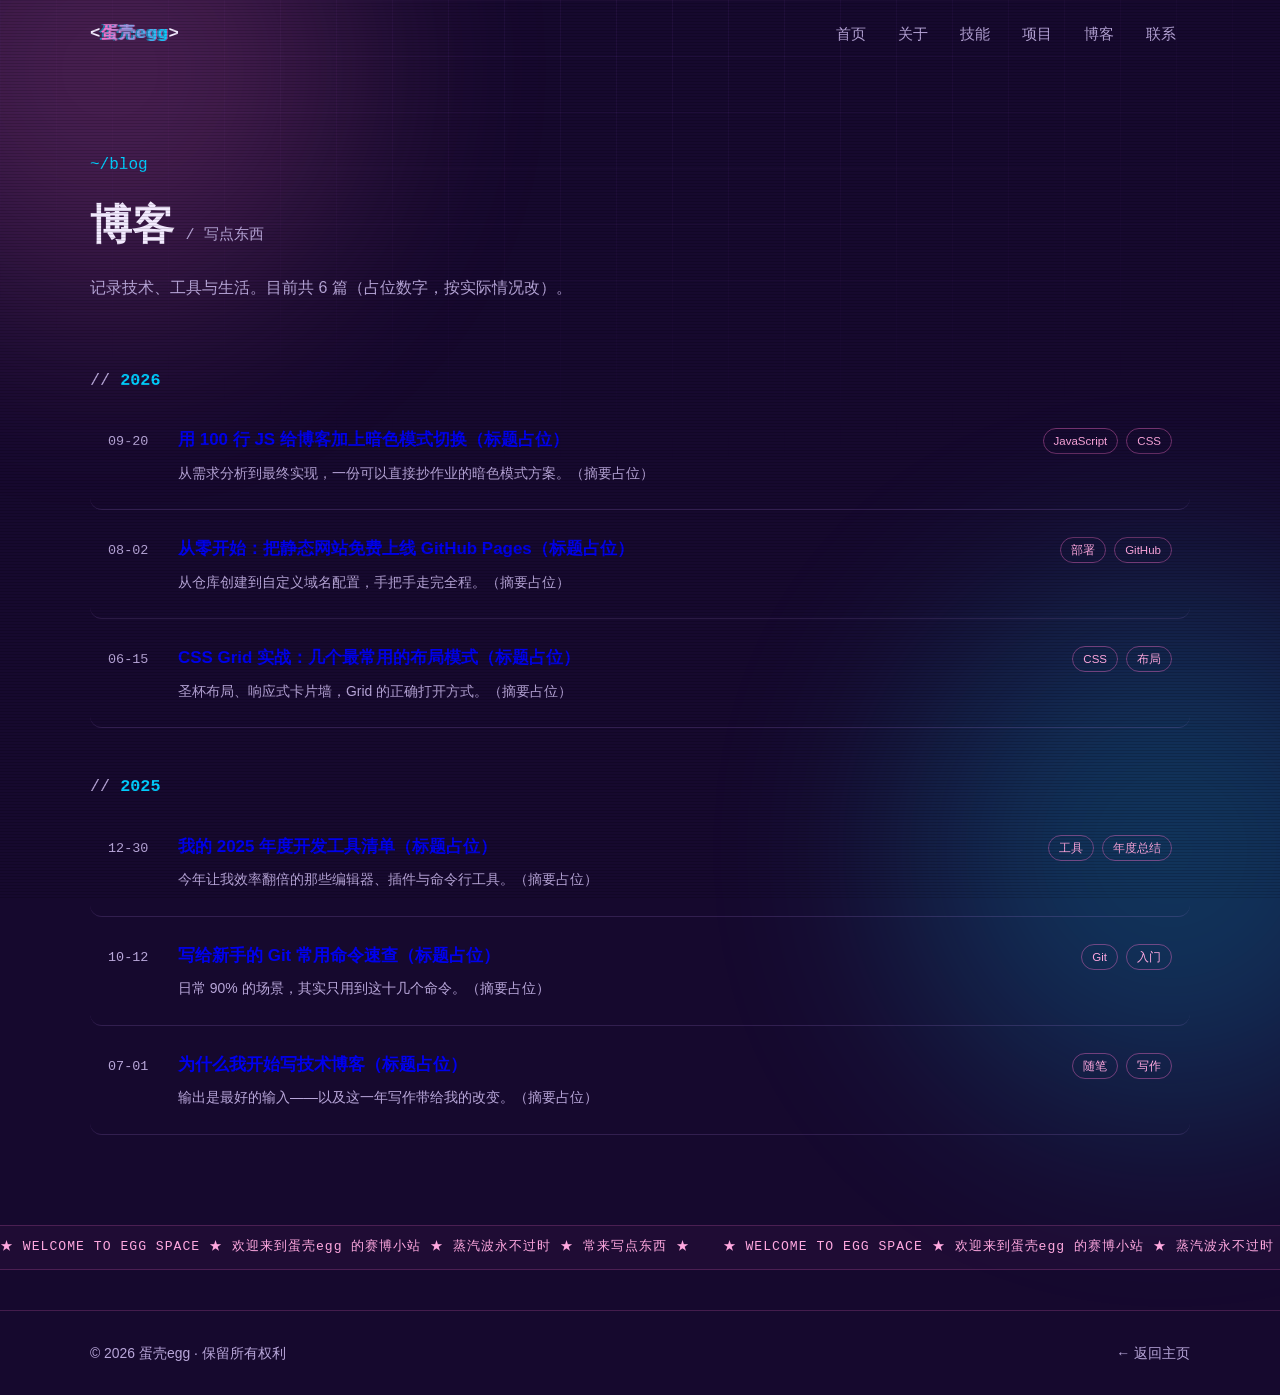
<file: blog.html>
<!DOCTYPE html>
<html lang="zh-CN">
<head>
  <meta charset="UTF-8">
  <meta name="viewport" content="width=device-width, initial-scale=1.0">
  <title>博客 · 蛋壳egg</title>
  <meta name="description" content="蛋壳egg 的博客：技术、工具与生活的记录。">
  <link rel="icon" href="assets/favicon.svg" type="image/svg+xml">
  <link rel="stylesheet" href="css/style.css?v=3">
</head>
<body>

  <div class="glow-orb orb-1"></div>
  <div class="glow-orb orb-2"></div>

  <!-- ===================== 顶部导航 ===================== -->
  <header class="site-nav" id="siteNav">
    <nav class="container nav-inner">
      <a href="index.html" class="logo">&lt;<span>蛋壳egg</span>&gt;</a>
      <ul class="nav-menu" id="navMenu">
        <li><a href="index.html" class="nav-link">首页</a></li>
        <li><a href="index.html#about" class="nav-link">关于</a></li>
        <li><a href="index.html#skills" class="nav-link">技能</a></li>
        <li><a href="index.html#projects" class="nav-link">项目</a></li>
        <li><a href="blog.html" class="nav-link active">博客</a></li>
        <li><a href="index.html#contact" class="nav-link">联系</a></li>
      </ul>
      <button class="nav-toggle" id="navToggle" aria-label="切换菜单" aria-expanded="false">
        <span></span><span></span><span></span>
      </button>
    </nav>
  </header>

  <main class="page-main">
    <div class="container">
      <div class="page-header reveal">
        <span class="section-index">~/blog</span>
        <h1>博客 <span class="section-en">/ 写点东西</span></h1>
        <p class="page-desc">记录技术、工具与生活。目前共 6 篇（占位数字，按实际情况改）。</p>
      </div>

      <!-- ===================== 2026 ===================== -->
      <!-- ★ 文章行模板：复制整个 <a> 块即可新增一篇，href 指向对应文章页 -->
      <section class="post-group reveal">
        <h2 class="post-group-year">2026</h2>

        <a class="post-row" href="blog-post.html">
          <time class="post-date">09-20</time>
          <div class="post-main">
            <h3>用 100 行 JS 给博客加上暗色模式切换（标题占位）</h3>
            <p>从需求分析到最终实现，一份可以直接抄作业的暗色模式方案。（摘要占位）</p>
          </div>
          <div class="post-tags"><span class="tag">JavaScript</span><span class="tag">CSS</span></div>
        </a>

        <a class="post-row" href="blog-post.html">
          <time class="post-date">08-02</time>
          <div class="post-main">
            <h3>从零开始：把静态网站免费上线 GitHub Pages（标题占位）</h3>
            <p>从仓库创建到自定义域名配置，手把手走完全程。（摘要占位）</p>
          </div>
          <div class="post-tags"><span class="tag">部署</span><span class="tag">GitHub</span></div>
        </a>

        <a class="post-row" href="blog-post.html">
          <time class="post-date">06-15</time>
          <div class="post-main">
            <h3>CSS Grid 实战：几个最常用的布局模式（标题占位）</h3>
            <p>圣杯布局、响应式卡片墙，Grid 的正确打开方式。（摘要占位）</p>
          </div>
          <div class="post-tags"><span class="tag">CSS</span><span class="tag">布局</span></div>
        </a>
      </section>

      <!-- ===================== 2025 ===================== -->
      <section class="post-group reveal">
        <h2 class="post-group-year">2025</h2>

        <a class="post-row" href="blog-post.html">
          <time class="post-date">12-30</time>
          <div class="post-main">
            <h3>我的 2025 年度开发工具清单（标题占位）</h3>
            <p>今年让我效率翻倍的那些编辑器、插件与命令行工具。（摘要占位）</p>
          </div>
          <div class="post-tags"><span class="tag">工具</span><span class="tag">年度总结</span></div>
        </a>

        <a class="post-row" href="blog-post.html">
          <time class="post-date">10-12</time>
          <div class="post-main">
            <h3>写给新手的 Git 常用命令速查（标题占位）</h3>
            <p>日常 90% 的场景，其实只用到这十几个命令。（摘要占位）</p>
          </div>
          <div class="post-tags"><span class="tag">Git</span><span class="tag">入门</span></div>
        </a>

        <a class="post-row" href="blog-post.html">
          <time class="post-date">07-01</time>
          <div class="post-main">
            <h3>为什么我开始写技术博客（标题占位）</h3>
            <p>输出是最好的输入——以及这一年写作带给我的改变。（摘要占位）</p>
          </div>
          <div class="post-tags"><span class="tag">随笔</span><span class="tag">写作</span></div>
        </a>
      </section>
    </div>
  </main>

  <!-- 复古跑马灯 -->
  <div class="marquee" aria-hidden="true">
    <div class="marquee-inner">
      <span>★ WELCOME TO EGG SPACE ★ 欢迎来到蛋壳egg 的赛博小站 ★ 蒸汽波永不过时 ★ 常来写点东西 ★ </span>
      <span>★ WELCOME TO EGG SPACE ★ 欢迎来到蛋壳egg 的赛博小站 ★ 蒸汽波永不过时 ★ 常来写点东西 ★ </span>
    </div>
  </div>

  <!-- ===================== 页脚 ===================== -->
  <footer class="site-footer">
    <div class="container footer-inner">
      <p>© 2026 蛋壳egg · 保留所有权利</p>
      <p><a href="index.html">← 返回主页</a></p>
    </div>
  </footer>

  <script src="js/main.js?v=2"></script>
  <script src="js/editor.js?v=2"></script>
</body>
</html>
</file>
<file: css/style.css>
/* ============================================================
   个人主页 · 世纪初蒸汽波 / Y2K 主题（蛋壳egg）
   ------------------------------------------------------------
   想换主题色？只改下面 :root 里的几个颜色变量即可
   ============================================================ */

:root {
  --bg: #16092e;                        /* 页面背景：深紫夜 */
  --bg-soft: #1f1040;                   /* 次级背景 */
  --card: rgba(255, 255, 255, 0.035);   /* 卡片背景 */
  --card-hover: rgba(255, 255, 255, 0.06);
  --border: rgba(200, 150, 255, 0.16);  /* 通用描边 */
  --text: #f3eaff;                      /* 主文字 */
  --text-muted: #b8a6d9;                /* 次要文字 */
  --accent: #ff71ce;                    /* 主色：霓虹粉 */
  --accent-2: #01cdfe;                  /* 辅色：电子青 */
  --accent-3: #b967ff;                  /* 点缀：仙紫 */
  --gradient: linear-gradient(90deg, var(--accent), var(--accent-3), var(--accent-2));
  --radius: 10px;
  --nav-height: 68px;
  --mono: ui-monospace, "Cascadia Code", "JetBrains Mono", Consolas, "Courier New", monospace;
  --sans: -apple-system, BlinkMacSystemFont, "Segoe UI", "PingFang SC", "Hiragino Sans GB", "Microsoft YaHei", sans-serif;
}

* { margin: 0; padding: 0; box-sizing: border-box; }

html { scroll-behavior: smooth; scroll-padding-top: 90px; }

body {
  font-family: var(--sans);
  background: var(--bg);
  color: var(--text);
  line-height: 1.75;
  overflow-x: hidden;
}

/* ---------- 背景装饰：网格 + 光斑 + CRT 扫描线 ---------- */
body::before {
  content: "";
  position: fixed;
  inset: 0;
  background-image:
    linear-gradient(rgba(185, 103, 255, 0.07) 1px, transparent 1px),
    linear-gradient(90deg, rgba(185, 103, 255, 0.07) 1px, transparent 1px);
  background-size: 56px 56px;
  -webkit-mask-image: radial-gradient(ellipse 90% 70% at 50% 0%, #000 0%, transparent 75%);
  mask-image: radial-gradient(ellipse 90% 70% at 50% 0%, #000 0%, transparent 75%);
  pointer-events: none;
  z-index: -2;
}

/* CRT 扫描线：盖在最上层，非常轻，营造老显示器质感 */
body::after {
  content: "";
  position: fixed;
  inset: 0;
  background: repeating-linear-gradient(180deg, rgba(0, 0, 0, 0.14) 0 1px, transparent 1px 3px);
  pointer-events: none;
  z-index: 9999;
}

.glow-orb {
  position: fixed;
  border-radius: 50%;
  filter: blur(110px);
  opacity: 0.22;
  pointer-events: none;
  z-index: -1;
}
.orb-1 { width: 480px; height: 480px; background: var(--accent); top: -170px; left: -130px; animation: float 16s ease-in-out infinite; }
.orb-2 { width: 520px; height: 520px; background: var(--accent-2); bottom: -210px; right: -150px; animation: float 20s ease-in-out infinite reverse; }

@keyframes float {
  0%, 100% { transform: translate(0, 0); }
  50%      { transform: translate(40px, 30px); }
}

/* ---------- 基础 ---------- */
::selection { background: rgba(255, 113, 206, 0.4); }

::-webkit-scrollbar { width: 10px; }
::-webkit-scrollbar-track { background: var(--bg); }
::-webkit-scrollbar-thumb { background: #4a2f7e; border-radius: 5px; }
::-webkit-scrollbar-thumb:hover { background: #6b3fb0; }

.container { width: min(1100px, 92%); margin: 0 auto; }

.section { padding: 100px 0; }
.section-alt {
  background: rgba(255, 255, 255, 0.014);
  border-top: 1px solid rgba(255, 113, 206, 0.14);
  border-bottom: 1px solid rgba(255, 113, 206, 0.14);
}

.section-head { display: flex; align-items: baseline; gap: 16px; margin-bottom: 14px; }
.section-index { font-family: var(--mono); color: var(--accent-2); font-size: 1rem; }
.section-head h2 { font-size: clamp(1.6rem, 3.5vw, 2.1rem); letter-spacing: 0.5px; }
.section-en { font-family: var(--mono); color: var(--text-muted); font-size: 0.95rem; font-weight: 400; }
.section-desc { color: var(--text-muted); max-width: 640px; margin-bottom: 46px; }

.gradient-text {
  background: linear-gradient(90deg, var(--accent), var(--accent-2));
  -webkit-background-clip: text;
  background-clip: text;
  color: transparent;
}

/* ---------- 顶部导航 ---------- */
.site-nav {
  position: fixed;
  top: 0; left: 0; right: 0;
  height: var(--nav-height);
  z-index: 100;
  border-bottom: 1px solid transparent;
  transition: background 0.3s, border-color 0.3s;
}
.site-nav.scrolled {
  background: rgba(22, 9, 46, 0.85);
  -webkit-backdrop-filter: blur(14px);
  backdrop-filter: blur(14px);
  border-bottom-color: rgba(255, 113, 206, 0.2);
}
.nav-inner { height: var(--nav-height); display: flex; align-items: center; justify-content: space-between; }

.logo {
  font-family: var(--mono);
  font-size: 1.08rem;
  font-weight: 700;
  color: var(--text);
  text-decoration: none;
  letter-spacing: 0.5px;
}
/* 名字霓虹渐变 + 色差故障感 */
.logo span {
  background: linear-gradient(90deg, var(--accent), var(--accent-2));
  -webkit-background-clip: text;
  background-clip: text;
  color: transparent;
  filter: drop-shadow(1.5px 0 0 rgba(255, 113, 206, 0.55)) drop-shadow(-1.5px 0 0 rgba(1, 205, 254, 0.55));
}

.nav-menu { list-style: none; display: flex; gap: 4px; }
.nav-link {
  display: block;
  padding: 8px 14px;
  border-radius: 8px;
  color: var(--text-muted);
  text-decoration: none;
  font-size: 0.95rem;
  transition: color 0.25s, background 0.25s;
}
.nav-link:hover { color: var(--text); }
.nav-link.active { color: var(--accent); background: rgba(255, 113, 206, 0.1); }

.nav-toggle {
  display: none;
  flex-direction: column;
  gap: 5px;
  background: none;
  border: none;
  cursor: pointer;
  padding: 10px;
}
.nav-toggle span { display: block; width: 22px; height: 2px; background: var(--text); border-radius: 2px; transition: transform 0.3s, opacity 0.3s; }
.nav-toggle.open span:nth-child(1) { transform: translateY(7px) rotate(45deg); }
.nav-toggle.open span:nth-child(2) { opacity: 0; }
.nav-toggle.open span:nth-child(3) { transform: translateY(-7px) rotate(-45deg); }

/* ---------- 按钮 & 社交胶囊 ---------- */
.btn {
  display: inline-flex;
  align-items: center;
  justify-content: center;
  gap: 8px;
  padding: 12px 26px;
  border-radius: 8px;
  font-size: 0.95rem;
  font-weight: 600;
  text-decoration: none;
  border: 1px solid transparent;
  cursor: pointer;
  transition: transform 0.25s, box-shadow 0.25s, border-color 0.25s, color 0.25s;
}
.btn-primary {
  background: linear-gradient(90deg, var(--accent), var(--accent-3));
  color: #fff;
  text-shadow: 0 1px 6px rgba(0, 0, 0, 0.3);
  box-shadow: 0 4px 24px rgba(255, 113, 206, 0.35);
}
.btn-primary:hover { transform: translateY(-2px); box-shadow: 0 8px 34px rgba(255, 113, 206, 0.5); }
.btn-ghost { border-color: rgba(255, 113, 206, 0.35); color: var(--text); background: var(--card); }
.btn-ghost:hover { border-color: var(--accent-2); color: var(--accent-2); transform: translateY(-2px); box-shadow: 0 0 18px rgba(1, 205, 254, 0.25); }
.btn-lg { padding: 15px 34px; font-size: 1.05rem; }

.hero-social, .contact-social { display: flex; align-items: center; gap: 10px; flex-wrap: wrap; }
.contact-social { justify-content: center; margin-top: 28px; }
.social-label { color: var(--text-muted); font-size: 0.9rem; }
.social-pill {
  font-family: var(--mono);
  font-size: 0.82rem;
  color: var(--text-muted);
  border: 1px solid var(--border);
  padding: 6px 15px;
  border-radius: 999px;
  text-decoration: none;
  transition: all 0.25s;
}
.social-pill:hover {
  color: var(--accent);
  border-color: rgba(255, 113, 206, 0.55);
  box-shadow: 0 0 14px rgba(255, 113, 206, 0.25);
  transform: translateY(-2px);
}

/* ---------- Hero 首屏 ---------- */
.hero { min-height: 100vh; display: flex; align-items: center; padding-top: var(--nav-height); position: relative; overflow: hidden; }
.hero-inner { display: grid; grid-template-columns: 1.15fr 0.85fr; gap: 52px; align-items: center; position: relative; z-index: 1; }

/* 落日条纹太阳 */
.hero-sun {
  position: absolute;
  width: 460px; height: 460px;
  left: 50%; top: 52%;
  transform: translate(-50%, -50%);
  border-radius: 50%;
  background: linear-gradient(180deg, #fffb96 0%, #ff9e64 35%, #ff71ce 68%, #b967ff 100%);
  opacity: 0.32;
  z-index: 0;
  pointer-events: none;
}
.hero-sun::after {
  content: "";
  position: absolute;
  left: 0; right: 0; top: 48%; bottom: 0;
  border-radius: 0 0 999px 999px;
  background: repeating-linear-gradient(180deg, transparent 0 14px, var(--bg) 14px 24px);
}

/* 透视地平网格 */
.hero-grid {
  position: absolute;
  left: -60%; right: -60%; bottom: -6%; height: 42%;
  background-image:
    linear-gradient(rgba(255, 113, 206, 0.4) 1px, transparent 1px),
    linear-gradient(90deg, rgba(255, 113, 206, 0.4) 1px, transparent 1px);
  background-size: 44px 44px;
  transform: perspective(420px) rotateX(62deg);
  transform-origin: top center;
  -webkit-mask-image: linear-gradient(180deg, transparent 0, #000 45%);
  mask-image: linear-gradient(180deg, transparent 0, #000 45%);
  pointer-events: none;
  z-index: 0;
  animation: gridmove 3s linear infinite;
}
@keyframes gridmove {
  from { background-position: 0 0; }
  to   { background-position: 0 44px; }
}

/* 竖排片假名点缀 */
.hero-kana {
  position: absolute;
  right: 4%;
  top: 16%;
  writing-mode: vertical-rl;
  font-family: var(--mono);
  font-size: 0.8rem;
  letter-spacing: 6px;
  color: rgba(1, 205, 254, 0.45);
  z-index: 0;
  pointer-events: none;
}

.hero-badge {
  display: inline-flex;
  align-items: center;
  gap: 9px;
  font-family: var(--mono);
  font-size: 0.8rem;
  color: #ffa8e0;
  border: 1px solid rgba(255, 113, 206, 0.45);
  background: rgba(255, 113, 206, 0.08);
  padding: 6px 15px;
  border-radius: 999px;
}
.hero-badge .dot { width: 8px; height: 8px; border-radius: 50%; background: var(--accent-2); box-shadow: 0 0 8px var(--accent-2); animation: pulse 2s infinite; }
@keyframes pulse { 0%, 100% { opacity: 1; } 50% { opacity: 0.35; } }

.hero h1 { font-size: clamp(2.2rem, 5vw, 3.3rem); line-height: 1.28; margin: 22px 0 14px; letter-spacing: 1px; }

.hero-typing { font-family: var(--mono); font-size: clamp(1.05rem, 2.6vw, 1.4rem); color: var(--text-muted); }
#typing { color: var(--accent-2); }
.cursor { color: var(--accent); animation: blink 1s step-end infinite; font-weight: 300; }
@keyframes blink { 0%, 100% { opacity: 1; } 50% { opacity: 0; } }

.hero-desc { color: var(--text-muted); max-width: 540px; margin: 18px 0 32px; }
.hero-actions { display: flex; gap: 14px; flex-wrap: wrap; }
.hero .hero-social { margin-top: 32px; }

/* ---------- 代码窗口（世纪初 Win98 风格） ---------- */
.code-window {
  border-radius: 6px;
  border: 2px solid rgba(255, 255, 255, 0.18);
  background: rgba(26, 10, 48, 0.92);
  -webkit-backdrop-filter: blur(8px);
  backdrop-filter: blur(8px);
  overflow: hidden;
  box-shadow: 0 24px 60px rgba(0, 0, 0, 0.5), 0 0 26px rgba(255, 113, 206, 0.2);
}
.code-titlebar {
  display: flex;
  align-items: center;
  gap: 8px;
  padding: 10px 14px;
  background: linear-gradient(90deg, var(--accent-3), var(--accent));
  border-bottom: 1px solid rgba(0, 0, 0, 0.3);
}
.tb-dot { width: 11px; height: 11px; border-radius: 2px; background: rgba(255, 255, 255, 0.85); box-shadow: inset -1px -1px 0 rgba(0, 0, 0, 0.25); }
.dot-r { background: #ff5f57; }
.dot-y { background: #febc2e; }
.dot-g { background: #28c840; }
.code-filename { margin-left: 10px; font-family: var(--mono); font-size: 0.78rem; color: #fff; font-weight: 700; letter-spacing: 1px; text-shadow: 1px 1px 0 rgba(0, 0, 0, 0.35); }
.code-body { padding: 22px 24px; font-family: var(--mono); font-size: 0.86rem; line-height: 2; overflow-x: auto; }

.tok-kw  { color: #ff71ce; }  /* 关键字 */
.tok-var { color: #01cdfe; }  /* 变量名 */
.tok-str { color: #05ffa1; }  /* 字符串 */
.tok-pun { color: #9d8cc0; }  /* 标点 */
.tok-cm  { color: #7e6fa8; font-style: italic; } /* 注释 */

/* ---------- 关于我 ---------- */
.about-grid { display: grid; grid-template-columns: 300px 1fr; gap: 56px; align-items: start; }

.avatar-wrap { position: relative; width: 200px; }
.avatar-wrap::after {
  content: "";
  position: absolute;
  inset: -12px;
  border-radius: 20px;
  border: 1px dashed rgba(255, 113, 206, 0.4);
}
.avatar { width: 200px; height: 200px; border-radius: 16px; display: block; border: 1px solid var(--border); }

.about-info { list-style: none; margin-top: 30px; display: grid; gap: 12px; }
.about-info li { display: flex; gap: 12px; align-items: baseline; font-size: 0.92rem; color: var(--text); }
.info-label {
  font-family: var(--mono);
  font-size: 0.75rem;
  color: var(--accent);
  border: 1px solid rgba(255, 113, 206, 0.4);
  border-radius: 6px;
  padding: 1px 8px;
  white-space: nowrap;
}
.about-info a { color: var(--text); text-decoration: none; border-bottom: 1px dashed var(--text-muted); }
.about-info a:hover { color: var(--accent-2); border-bottom-color: var(--accent-2); }

.about-main p { color: #e2d6f7; margin-bottom: 16px; }

.stats { display: grid; grid-template-columns: repeat(4, 1fr); gap: 16px; margin-top: 34px; }
.stat {
  text-align: center;
  border: 1px solid var(--border);
  background: var(--card);
  border-radius: var(--radius);
  padding: 20px 12px;
  transition: border-color 0.3s, background 0.3s;
}
.stat:hover { border-color: rgba(1, 205, 254, 0.45); background: var(--card-hover); }
.stat-num-row { font-family: var(--mono); font-size: 1.9rem; font-weight: 700; color: var(--accent); line-height: 1.3; text-shadow: 0 0 14px rgba(255, 113, 206, 0.5); }
.stat-plus { font-size: 1.2rem; }
.stat-label { color: var(--text-muted); font-size: 0.85rem; }

/* ---------- 技能 ---------- */
.skills-grid { display: grid; grid-template-columns: repeat(2, 1fr); gap: 22px; }
.skill-group {
  border: 1px solid var(--border);
  background: var(--card);
  border-radius: var(--radius);
  padding: 26px;
  transition: transform 0.3s, border-color 0.3s, background 0.3s;
}
.skill-group:hover { transform: translateY(-3px); border-color: rgba(255, 113, 206, 0.45); background: var(--card-hover); }
.skill-group h3 { font-size: 1.05rem; margin-bottom: 16px; display: flex; align-items: center; gap: 10px; }
.skill-icon { color: var(--accent-2); font-size: 0.85rem; }
.skill-chips { display: flex; flex-wrap: wrap; gap: 10px; }
.chip {
  font-family: var(--mono);
  font-size: 0.82rem;
  padding: 5px 14px;
  border-radius: 8px;
  border: 1px solid rgba(185, 103, 255, 0.35);
  color: #d9c8ff;
  background: rgba(255, 255, 255, 0.02);
  transition: color 0.25s, border-color 0.25s;
}
.chip:hover { color: var(--accent); border-color: rgba(255, 113, 206, 0.5); }

/* ---------- 项目 ---------- */
.projects-grid { display: grid; grid-template-columns: repeat(3, 1fr); gap: 22px; }
.project-card {
  position: relative;
  display: flex;
  flex-direction: column;
  gap: 14px;
  border: 1px solid var(--border);
  background: var(--card);
  border-radius: var(--radius);
  padding: 26px;
  overflow: hidden;
  transition: transform 0.3s, border-color 0.3s, background 0.3s, box-shadow 0.3s;
}
.project-card::before {
  content: "";
  position: absolute;
  top: 0; left: 0; right: 0;
  height: 2px;
  background: linear-gradient(90deg, var(--accent), var(--accent-2));
  opacity: 0;
  transition: opacity 0.3s;
}
.project-card:hover {
  transform: translateY(-5px);
  border-color: rgba(255, 113, 206, 0.4);
  background: var(--card-hover);
  box-shadow: 0 14px 40px rgba(0, 0, 0, 0.4), 0 0 24px rgba(255, 113, 206, 0.15);
}
.project-card:hover::before { opacity: 1; }

.project-top { display: flex; justify-content: space-between; align-items: center; }
.project-folder { color: var(--accent); display: flex; }
.project-links { display: flex; gap: 4px; }
.project-links a { color: var(--text-muted); padding: 6px; border-radius: 8px; display: flex; transition: color 0.2s, background 0.2s; }
.project-links a:hover { color: var(--accent-2); background: rgba(1, 205, 254, 0.08); }

.project-card h3 { font-size: 1.1rem; }
.project-card h3 a { color: var(--text); text-decoration: none; transition: color 0.25s; }
.project-card h3 a:hover { color: var(--accent); }
.project-card > p { color: var(--text-muted); font-size: 0.9rem; flex: 1; }
.project-tags { display: flex; flex-wrap: wrap; gap: 8px; }
.project-tags span { font-family: var(--mono); font-size: 0.74rem; color: #ffa8e0; }

/* ---------- 博客卡片（首页预览） ---------- */
.blog-list { display: grid; grid-template-columns: repeat(3, 1fr); gap: 22px; }
.blog-card {
  display: flex;
  flex-direction: column;
  gap: 12px;
  border: 1px solid var(--border);
  background: var(--card);
  border-radius: var(--radius);
  padding: 26px;
  text-decoration: none;
  transition: transform 0.3s, border-color 0.3s, background 0.3s, box-shadow 0.3s;
}
.blog-card:hover {
  transform: translateY(-5px);
  border-color: rgba(1, 205, 254, 0.4);
  background: var(--card-hover);
  box-shadow: 0 14px 40px rgba(0, 0, 0, 0.4), 0 0 24px rgba(1, 205, 254, 0.15);
}
.blog-card:hover h3 { color: var(--accent); }
.blog-card h3 { font-size: 1.03rem; line-height: 1.55; transition: color 0.25s; }
.blog-card > p { color: var(--text-muted); font-size: 0.88rem; flex: 1; }

.blog-meta { display: flex; align-items: center; gap: 10px; font-family: var(--mono); font-size: 0.76rem; color: var(--text-muted); }
.tag {
  padding: 2px 10px;
  border-radius: 999px;
  border: 1px solid rgba(255, 113, 206, 0.4);
  color: #ffa8e0;
  font-size: 0.72rem;
}
.blog-read { color: var(--accent-2); font-size: 0.86rem; font-family: var(--mono); }
.blog-more { text-align: center; margin-top: 42px; }

/* ---------- 联系 ---------- */
.contact-box {
  position: relative;
  overflow: hidden;
  text-align: center;
  padding: 64px 30px;
  border: 1px solid var(--border);
  border-radius: 16px;
  background: linear-gradient(180deg, rgba(255, 113, 206, 0.06), rgba(1, 205, 254, 0.05));
}
.contact-box::before {
  content: "";
  position: absolute;
  width: 320px; height: 320px;
  top: -170px; left: 50%;
  transform: translateX(-50%);
  background: var(--accent);
  filter: blur(140px);
  opacity: 0.14;
}
.contact-title { font-size: clamp(1.5rem, 3vw, 2rem); margin-bottom: 14px; position: relative; }
.contact-desc { color: var(--text-muted); max-width: 520px; margin: 0 auto 32px; position: relative; }
.contact-box .btn { position: relative; }

/* ---------- 复古跑马灯 ---------- */
.marquee {
  border-top: 1px solid rgba(255, 113, 206, 0.2);
  border-bottom: 1px solid rgba(255, 113, 206, 0.2);
  background: rgba(255, 113, 206, 0.04);
  overflow: hidden;
  padding: 10px 0;
  font-family: var(--mono);
  font-size: 0.82rem;
  color: #ffa8e0;
  letter-spacing: 1px;
}
.marquee-inner { display: inline-block; white-space: nowrap; animation: marquee 22s linear infinite; }
.marquee-inner span { padding-right: 24px; }
@keyframes marquee {
  from { transform: translateX(0); }
  to   { transform: translateX(-50%); }
}

/* ---------- 页脚 ---------- */
.site-footer { border-top: 1px solid rgba(255, 113, 206, 0.2); padding: 30px 0; margin-top: 40px; }
.footer-inner { display: flex; justify-content: space-between; align-items: center; gap: 12px; flex-wrap: wrap; color: var(--text-muted); font-size: 0.87rem; }
.footer-inner a { color: var(--text-muted); text-decoration: none; transition: color 0.25s; }
.footer-inner a:hover { color: var(--accent-2); }

/* ---------- 博客列表页 ---------- */
.page-header { padding: 150px 0 20px; }
.page-header h1 { font-size: clamp(1.9rem, 4vw, 2.6rem); margin: 10px 0 12px; }
.page-desc { color: var(--text-muted); }
.page-main { padding-bottom: 90px; }

.post-group-year { font-family: var(--mono); color: var(--accent-2); font-size: 1.05rem; margin: 44px 0 6px; font-weight: 600; }
.post-group-year::before { content: "// "; color: var(--text-muted); font-weight: 400; }

.post-row {
  display: flex;
  align-items: baseline;
  gap: 24px;
  padding: 24px 18px;
  border-bottom: 1px solid var(--border);
  border-radius: 12px;
  text-decoration: none;
  transition: background 0.25s;
}
.post-row:hover { background: rgba(255, 113, 206, 0.04); }
.post-row:hover h3 { color: var(--accent); }
.post-date { font-family: var(--mono); font-size: 0.84rem; color: var(--text-muted); min-width: 46px; }
.post-main { flex: 1; }
.post-main h3 { font-size: 1.06rem; margin-bottom: 6px; transition: color 0.25s; }
.post-main p { color: var(--text-muted); font-size: 0.87rem; }
.post-tags { display: flex; gap: 8px; flex-shrink: 0; align-items: baseline; }

/* ---------- 文章页 ---------- */
.article { max-width: 760px; margin: 0 auto; padding: 140px 6% 80px; }
.article-back { display: inline-block; font-family: var(--mono); font-size: 0.85rem; color: var(--text-muted); text-decoration: none; margin-bottom: 28px; transition: color 0.25s; }
.article-back:hover { color: var(--accent-2); }

.article-header h1 { font-size: clamp(1.7rem, 4vw, 2.3rem); line-height: 1.4; margin: 16px 0 18px; }
.article-meta { display: flex; align-items: center; gap: 12px; font-family: var(--mono); font-size: 0.78rem; color: var(--text-muted); flex-wrap: wrap; }

.article-content { margin-top: 44px; }
.article-content h2 {
  margin: 48px 0 18px;
  font-size: 1.38rem;
  padding-left: 14px;
  border-left: 3px solid var(--accent);
}
.article-content p { margin: 16px 0; color: #e2d6f7; }
.article-content a { color: var(--accent-2); text-decoration: none; border-bottom: 1px dashed rgba(1, 205, 254, 0.5); }
.article-content ul { padding-left: 22px; margin: 16px 0; color: #e2d6f7; }
.article-content li { margin: 8px 0; }
.article-content blockquote {
  margin: 22px 0;
  padding: 14px 22px;
  border-left: 3px solid var(--accent-2);
  border-radius: 0 10px 10px 0;
  background: rgba(1, 205, 254, 0.06);
  color: var(--text-muted);
}
.article-content code {
  font-family: var(--mono);
  font-size: 0.86em;
  background: rgba(255, 255, 255, 0.07);
  padding: 2px 8px;
  border-radius: 6px;
  color: #05ffa1;
}
.article-content .code-window { margin: 24px 0; }

.article-nav { display: flex; justify-content: space-between; gap: 16px; margin-top: 64px; }
.article-nav a {
  flex: 1;
  display: flex;
  flex-direction: column;
  gap: 6px;
  border: 1px solid var(--border);
  border-radius: var(--radius);
  padding: 18px 22px;
  text-decoration: none;
  transition: border-color 0.25s, background 0.25s;
}
.article-nav a:hover { border-color: rgba(255, 113, 206, 0.45); background: var(--card-hover); }
.article-nav .next { text-align: right; align-items: flex-end; }
.article-nav-label { font-family: var(--mono); font-size: 0.74rem; color: var(--text-muted); }
.article-nav-title { color: var(--text); font-size: 0.93rem; }

/* ---------- 滚动进入动画 ---------- */
.reveal { opacity: 0; transform: translateY(26px); transition: opacity 0.7s ease, transform 0.7s ease; }
.reveal.visible { opacity: 1; transform: none; }
@media (prefers-reduced-motion: reduce) {
  .reveal { transition: none; opacity: 1; transform: none; }
  .glow-orb, .hero-badge .dot, .cursor, .marquee-inner, .hero-grid { animation: none; }
}

/* ---------- 响应式 ---------- */
@media (max-width: 960px) {
  .hero-inner { grid-template-columns: 1fr; gap: 44px; padding: 40px 0 60px; }
  .hero-card { max-width: 540px; }
  .about-grid { grid-template-columns: 1fr; gap: 44px; }
  .projects-grid, .blog-list { grid-template-columns: repeat(2, 1fr); }
  .skills-grid { grid-template-columns: 1fr; }
  .stats { grid-template-columns: repeat(2, 1fr); }
}

@media (max-width: 768px) {
  .nav-toggle { display: flex; }
  .nav-menu {
    position: fixed;
    top: var(--nav-height);
    left: 0; right: 0;
    flex-direction: column;
    gap: 2px;
    padding: 14px 6% 20px;
    background: rgba(22, 9, 46, 0.97);
    -webkit-backdrop-filter: blur(14px);
    backdrop-filter: blur(14px);
    border-bottom: 1px solid rgba(255, 113, 206, 0.2);
    transform: translateY(-130%);
    transition: transform 0.35s ease;
  }
  .nav-menu.open { transform: translateY(0); }
  .nav-link { padding: 12px 14px; }
}

@media (max-width: 640px) {
  .section { padding: 72px 0; }
  .projects-grid, .blog-list { grid-template-columns: 1fr; }
  .post-row { flex-direction: column; gap: 8px; }
  .post-tags { flex-wrap: wrap; }
  .article-nav { flex-direction: column; }
  .article-nav .next { text-align: left; align-items: flex-start; }
  .hero-sun { width: 300px; height: 300px; }
  .hero-kana { display: none; }
}

/* ---------- 网页编辑模式（右下角 ✏️ 按钮） ---------- */
.egg-editor-bar {
  position: fixed;
  right: 18px;
  bottom: 18px;
  z-index: 10001;
  display: flex;
  gap: 10px;
}
.egg-btn {
  font-family: var(--mono);
  font-size: 0.85rem;
  font-weight: 700;
  color: #fff;
  background: linear-gradient(90deg, var(--accent), var(--accent-3));
  border: none;
  border-radius: 999px;
  padding: 11px 20px;
  cursor: pointer;
  box-shadow: 0 6px 24px rgba(255, 113, 206, 0.4);
  transition: transform 0.2s, box-shadow 0.2s;
}
.egg-btn:hover { transform: translateY(-2px); box-shadow: 0 10px 30px rgba(255, 113, 206, 0.55); }
.egg-btn-save {
  background: linear-gradient(90deg, var(--accent-3), var(--accent-2));
  box-shadow: 0 6px 24px rgba(1, 205, 254, 0.4);
}
.egg-editor-banner {
  position: fixed;
  top: calc(var(--nav-height) + 10px);
  left: 50%;
  transform: translateX(-50%);
  z-index: 10001;
  max-width: min(720px, 92%);
  font-family: var(--mono);
  font-size: 0.8rem;
  color: var(--text);
  background: rgba(31, 16, 64, 0.95);
  border: 1px solid rgba(1, 205, 254, 0.45);
  border-radius: 10px;
  padding: 10px 16px;
  box-shadow: 0 10px 30px rgba(0, 0, 0, 0.4);
}
.egg-editing [contenteditable="true"] {
  outline: 1px dashed rgba(1, 205, 254, 0.55);
  outline-offset: 4px;
  border-radius: 4px;
  cursor: text;
  transition: outline-color 0.2s;
}
.egg-editing [contenteditable="true"]:hover { outline: 1px solid rgba(255, 113, 206, 0.8); }
.egg-editing [contenteditable="true"]:focus {
  outline: 2px solid var(--accent);
  background: rgba(255, 113, 206, 0.06);
}
@media (max-width: 640px) {
  .egg-editor-bar { right: 12px; bottom: 12px; flex-direction: column; align-items: flex-end; }
  .egg-editor-banner { font-size: 0.72rem; top: calc(var(--nav-height) + 6px); }
}
.egg-btn-logout {
  background: rgba(255, 255, 255, 0.06);
  border: 1px solid var(--border);
  box-shadow: none;
  font-weight: 400;
}
.egg-btn-logout:hover { box-shadow: none; border-color: rgba(255, 113, 206, 0.4); }

/* ---------- 后台登录页 admin.html ---------- */
.admin-wrap { min-height: 100vh; display: flex; align-items: center; justify-content: center; padding: 20px; position: relative; }
.admin-card {
  width: min(400px, 94%);
  text-align: center;
  border: 1px solid rgba(255, 113, 206, 0.35);
  border-radius: 16px;
  padding: 44px 36px;
  background: rgba(31, 16, 64, 0.85);
  -webkit-backdrop-filter: blur(10px);
  backdrop-filter: blur(10px);
  box-shadow: 0 24px 60px rgba(0, 0, 0, 0.5), 0 0 30px rgba(255, 113, 206, 0.15);
}
.admin-logo { font-family: var(--mono); font-weight: 700; font-size: 1.05rem; }
.admin-logo span {
  background: linear-gradient(90deg, var(--accent), var(--accent-2));
  -webkit-background-clip: text;
  background-clip: text;
  color: transparent;
}
.admin-card h1 { font-size: 1.5rem; margin: 14px 0 6px; }
.admin-sub { color: var(--text-muted); font-size: 0.88rem; margin-bottom: 26px; }
#pwd {
  width: 100%;
  padding: 12px 16px;
  border-radius: 10px;
  border: 1px solid var(--border);
  background: rgba(255, 255, 255, 0.05);
  color: var(--text);
  font-size: 1rem;
  margin-bottom: 14px;
  text-align: center;
  letter-spacing: 2px;
}
#pwd:focus { outline: 2px solid var(--accent); border-color: transparent; }
.admin-card .btn { width: 100%; }
.admin-error { color: var(--accent); font-size: 0.85rem; margin: 14px 0 0; font-family: var(--mono); }
.admin-back { display: inline-block; margin-top: 22px; font-family: var(--mono); font-size: 0.8rem; color: var(--text-muted); text-decoration: none; transition: color 0.25s; }
.admin-back:hover { color: var(--accent-2); }
.shake { animation: eggshake 0.4s; }
@keyframes eggshake {
  0%, 100% { transform: translateX(0); }
  20% { transform: translateX(-8px); }
  40% { transform: translateX(8px); }
  60% { transform: translateX(-5px); }
  80% { transform: translateX(5px); }
}
</file>
